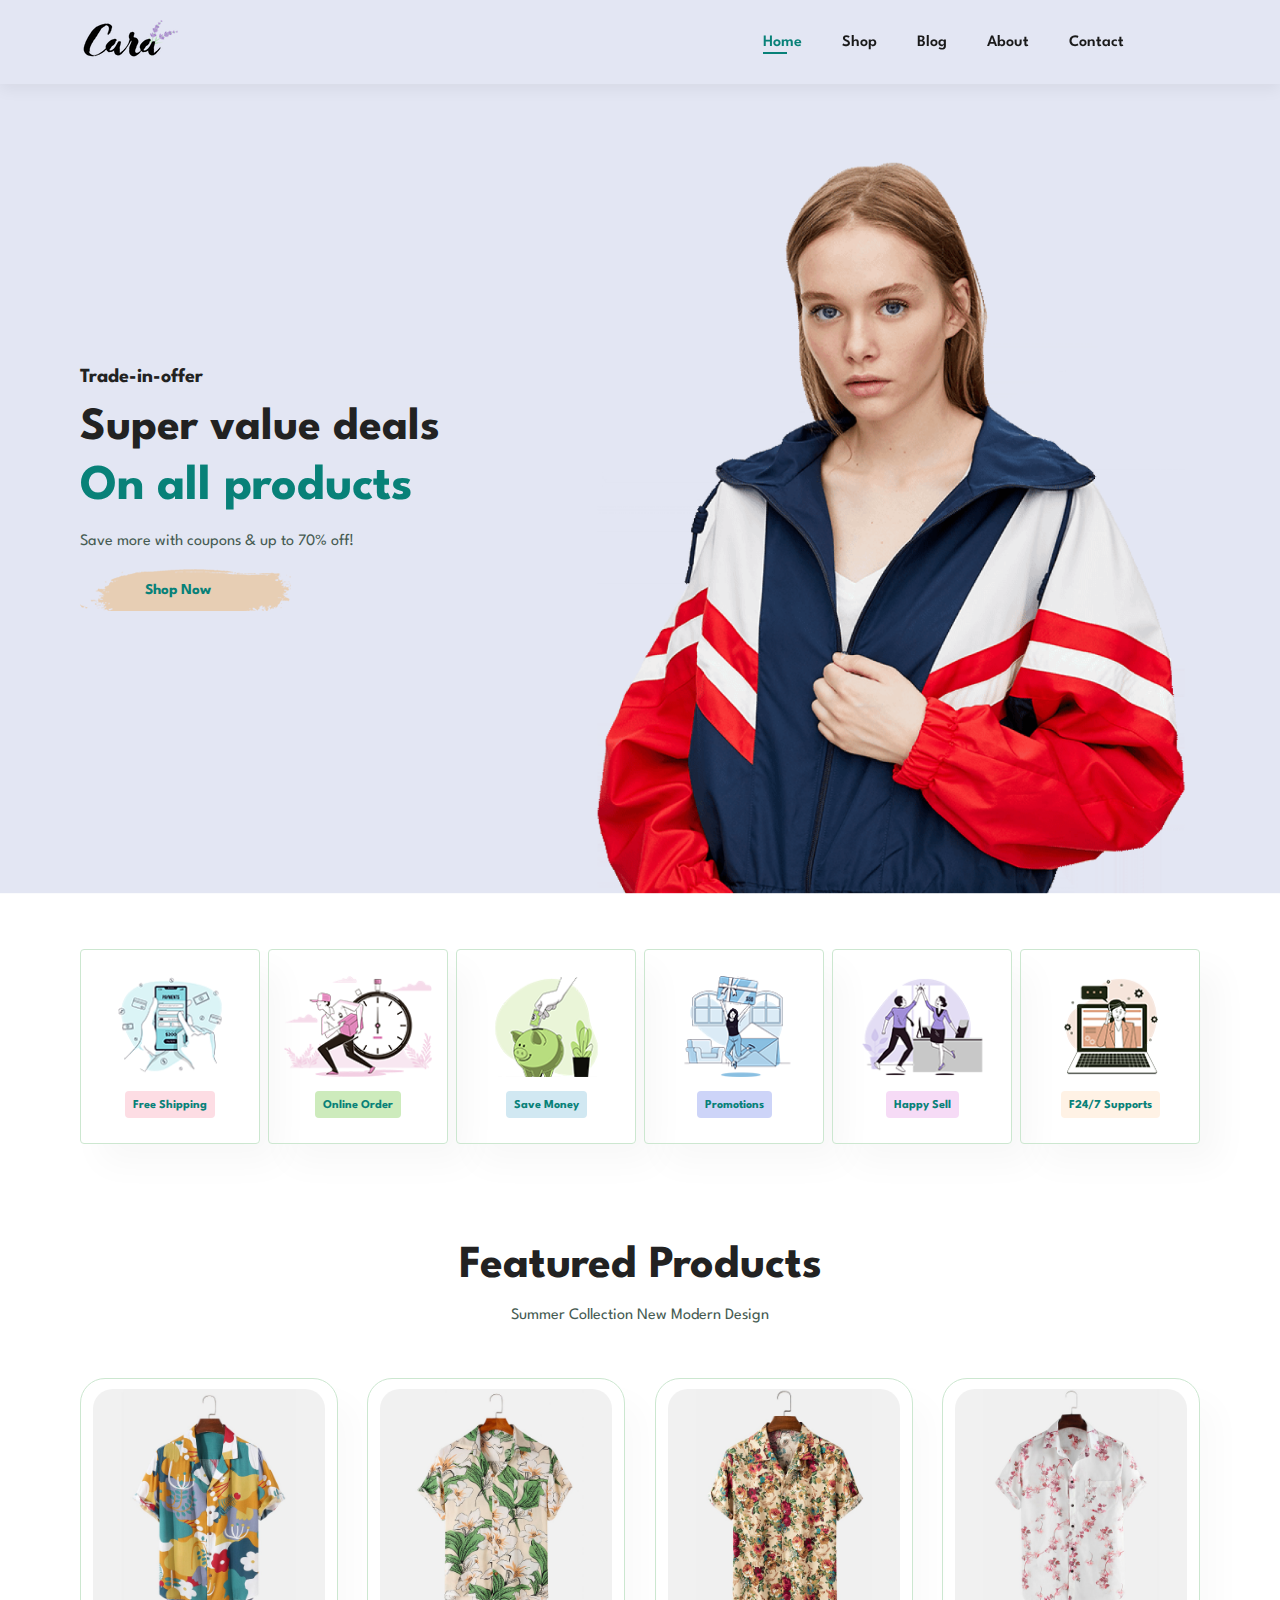
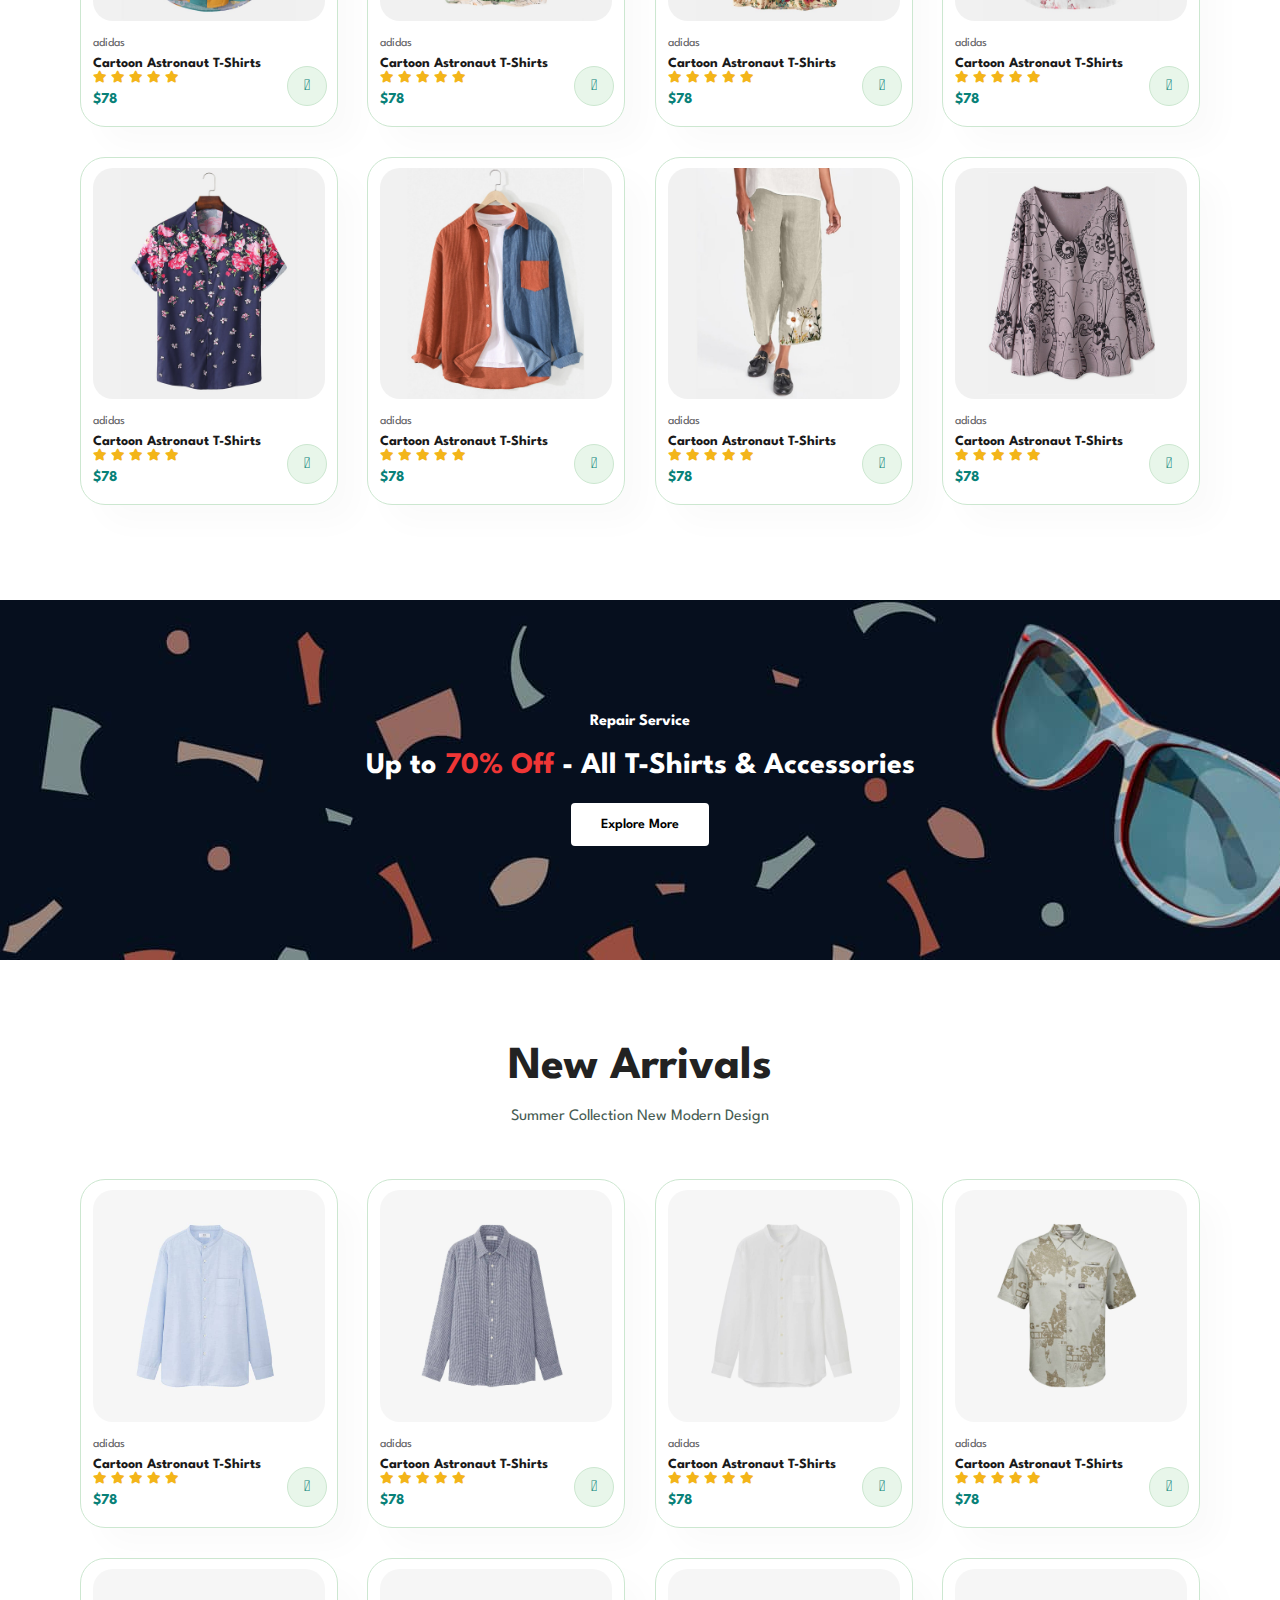
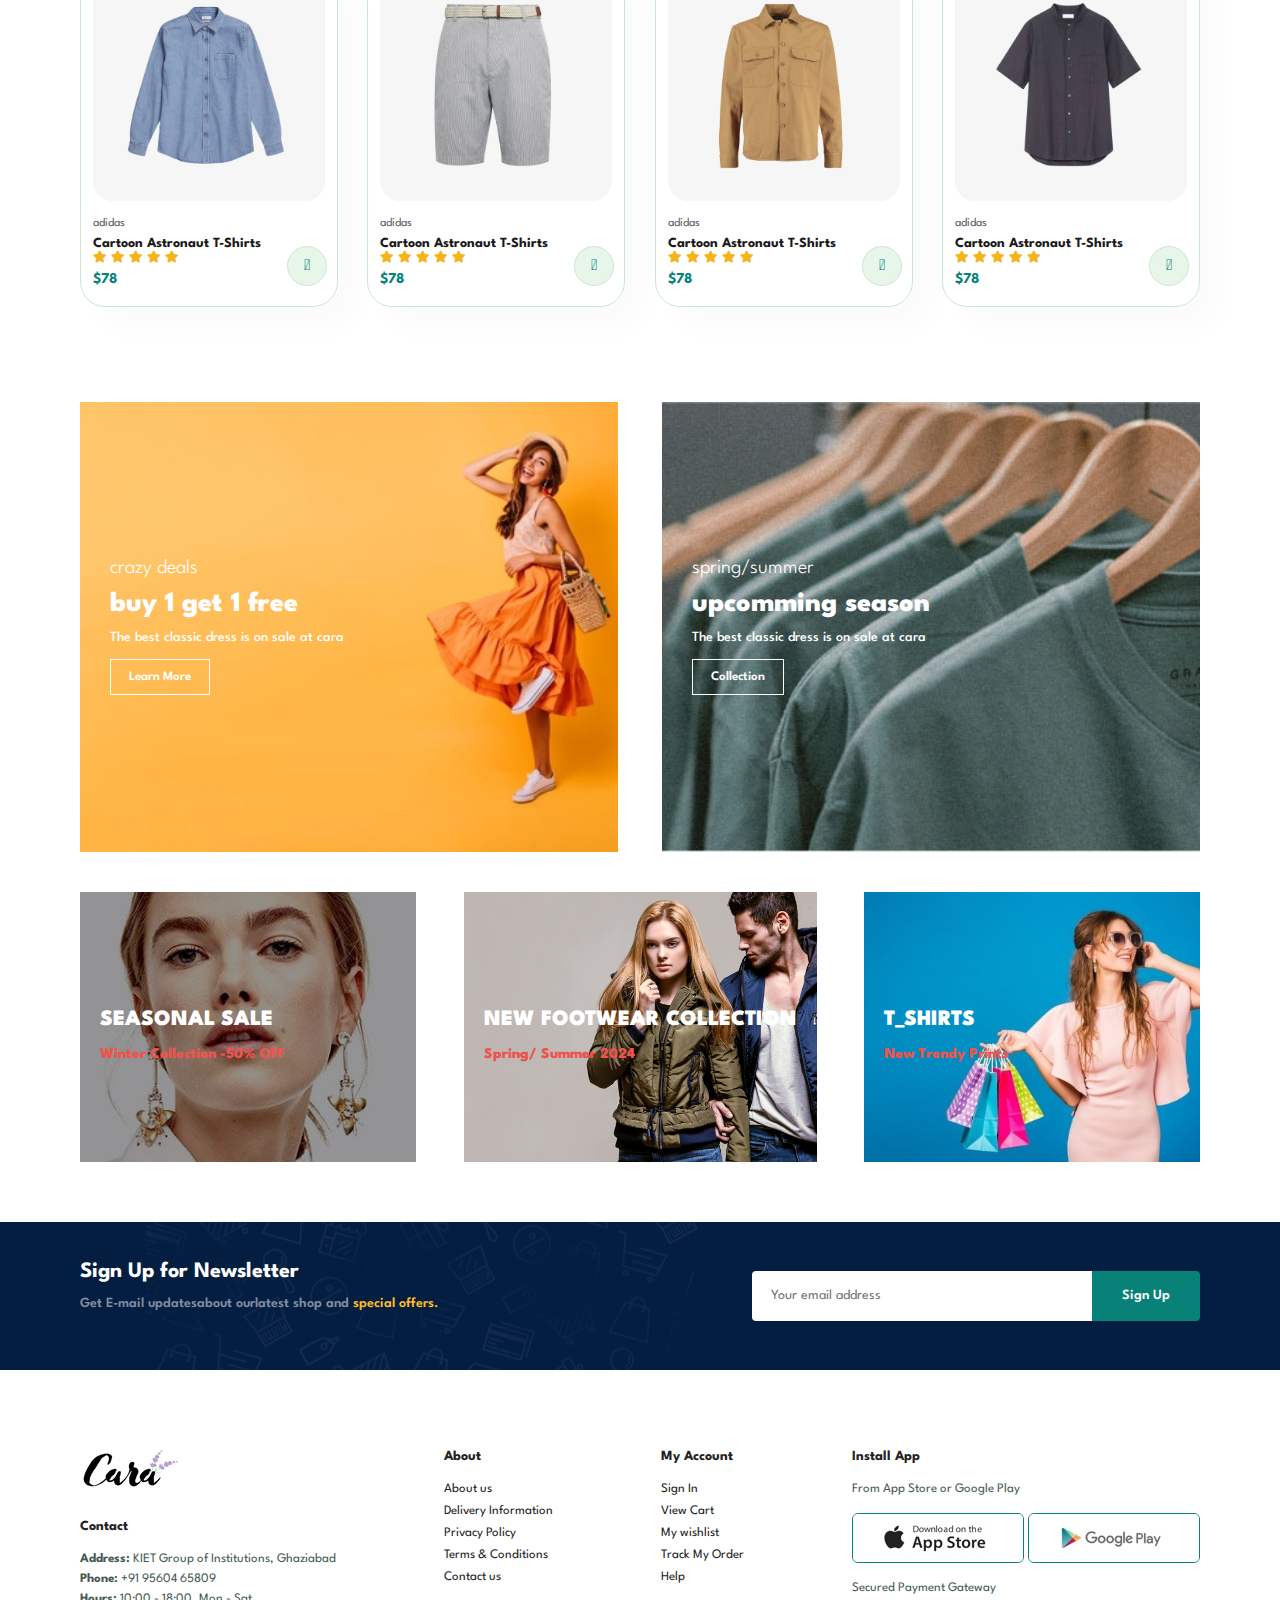
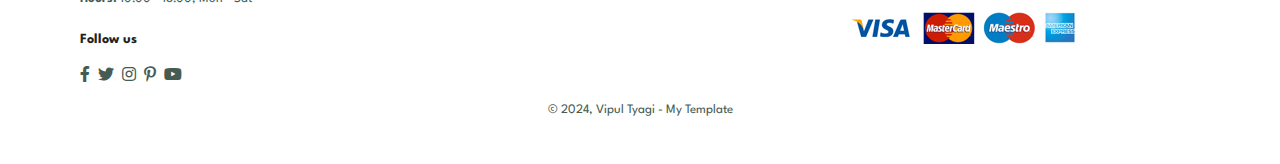
<file: index.html>
<!DOCTYPE html>
<html lang="en">
<head>
    <meta charset="UTF-8">
    <meta name="viewport" content="width=device-width, initial-scale=1.0">
    <title>index</title>
    <link rel="stylesheet" href="https://pro.fontawesome.com/releases/v5.10.0/css/all.css"/>
    <link rel="stylesheet" href="style.css">
    
</head>
<body>
    <section id="header">
        <a href="#"><img src="img/logo.png" class="logo" alt=""></a>
        <div>
            <ul id="navbar">
                <li><a class="active" href="index.html">Home</a></li>
                <li><a href="shop.html">Shop</a></li>
                <li><a href="blog.html">Blog</a></li>
                <li><a href="about.html">About</a></li>
                <li><a href="contact.html">Contact</a></li>
                <li id="lg-bag"><a href="cart.html"><i class="far fa-shopping-bag"></i></a></li>
                <a href="#" id="close"><i class="far fa-times"></i></a>
            </ul>
        </div>
        <div id="mobile">
            <a href="cart.html"><i class="far fa-shopping-bag"></i></a>
            <i id="bar" class="fas fa-outdent"></i>
            
        </div>
    </section>

    <section id="hero">
        <h4>Trade-in-offer</h4>
        <h2>Super value deals</h2>
        <h1>On all products</h1>
        <p>Save more with coupons & up to 70% off!</p>
        <button>Shop Now</button>
    </section>

    <section id="feature" class="section-p1">

        <div class="fe-box">
            <img src="img/features/f1.png" alt="">
            <h6>Free Shipping</h6>
        </div>

        <div class="fe-box">
            <img src="img/features/f2.png" alt="">
            <h6>Online Order </h6>
        </div>

        <div class="fe-box">
            <img src="img/features/f3.png" alt="">
            <h6> Save Money</h6>
        </div>

        <div class="fe-box">
            <img src="img/features/f4.png" alt="">
            <h6>Promotions </h6>
        </div>

        <div class="fe-box">
            <img src="img/features/f5.png" alt="">
            <h6>Happy Sell </h6>
        </div>

        <div class="fe-box">
            <img src="img/features/f6.png" alt="">
            <h6>F24/7 Supports </h6>
        </div>

    </section>

    <section id="product1" class="section-p1">
        <h2>Featured Products</h2>
        <p>Summer Collection New Modern Design</p>
        <div class="pro-container">
            <div class="pro">
                <img src="img/products/f1.jpg" alt="">
                <div class="des">
                    <span>adidas</span>
                    <h5>Cartoon Astronaut T-Shirts</h5>
                    <div class="star">
                        <i class="fas fa-star"></i>
                        <i class="fas fa-star"></i>
                        <i class="fas fa-star"></i>
                        <i class="fas fa-star"></i>
                        <i class="fas fa-star"></i>
                    </div>
                    <h4>$78</h4>
                </div>
                <a href="#"><i class="fal fa-shopping-cart cart"></i></a>
            </div>

            <div class="pro">
                <img src="img/products/f2.jpg" alt="">
                <div class="des">
                    <span>adidas</span>
                    <h5>Cartoon Astronaut T-Shirts</h5>
                    <div class="star">
                        <i class="fas fa-star"></i>
                        <i class="fas fa-star"></i>
                        <i class="fas fa-star"></i>
                        <i class="fas fa-star"></i>
                        <i class="fas fa-star"></i>
                    </div>
                    <h4>$78</h4>
                </div>
                <a href="#"><i class="fal fa-shopping-cart cart"></i></a>
            </div>

            <div class="pro">
                <img src="img/products/f3.jpg" alt="">
                <div class="des">
                    <span>adidas</span>
                    <h5>Cartoon Astronaut T-Shirts</h5>
                    <div class="star">
                        <i class="fas fa-star"></i>
                        <i class="fas fa-star"></i>
                        <i class="fas fa-star"></i>
                        <i class="fas fa-star"></i>
                        <i class="fas fa-star"></i>
                    </div>
                    <h4>$78</h4>
                </div>
                <a href="#"><i class="fal fa-shopping-cart cart"></i></a>
            </div>

            <div class="pro">
                <img src="img/products/f4.jpg" alt="">
                <div class="des">
                    <span>adidas</span>
                    <h5>Cartoon Astronaut T-Shirts</h5>
                    <div class="star">
                        <i class="fas fa-star"></i>
                        <i class="fas fa-star"></i>
                        <i class="fas fa-star"></i>
                        <i class="fas fa-star"></i>
                        <i class="fas fa-star"></i>
                    </div>
                    <h4>$78</h4>
                </div>
                <a href="#"><i class="fal fa-shopping-cart cart"></i></a>
            </div>

            <div class="pro">
                <img src="img/products/f5.jpg" alt="">
                <div class="des">
                    <span>adidas</span>
                    <h5>Cartoon Astronaut T-Shirts</h5>
                    <div class="star">
                        <i class="fas fa-star"></i>
                        <i class="fas fa-star"></i>
                        <i class="fas fa-star"></i>
                        <i class="fas fa-star"></i>
                        <i class="fas fa-star"></i>
                    </div>
                    <h4>$78</h4>
                </div>
                <a href="#"><i class="fal fa-shopping-cart cart"></i></a>
            </div>

            <div class="pro">
                <img src="img/products/f6.jpg" alt="">
                <div class="des">
                    <span>adidas</span>
                    <h5>Cartoon Astronaut T-Shirts</h5>
                    <div class="star">
                        <i class="fas fa-star"></i>
                        <i class="fas fa-star"></i>
                        <i class="fas fa-star"></i>
                        <i class="fas fa-star"></i>
                        <i class="fas fa-star"></i>
                    </div>
                    <h4>$78</h4>
                </div>
                <a href="#"><i class="fal fa-shopping-cart cart"></i></a>
            </div>

            <div class="pro">
                <img src="img/products/f7.jpg" alt="">
                <div class="des">
                    <span>adidas</span>
                    <h5>Cartoon Astronaut T-Shirts</h5>
                    <div class="star">
                        <i class="fas fa-star"></i>
                        <i class="fas fa-star"></i>
                        <i class="fas fa-star"></i>
                        <i class="fas fa-star"></i>
                        <i class="fas fa-star"></i>
                    </div>
                    <h4>$78</h4>
                </div>
                <a href="#"><i class="fal fa-shopping-cart cart"></i></a>
            </div>

            <div class="pro">
                <img src="img/products/f8.jpg" alt="">
                <div class="des">
                    <span>adidas</span>
                    <h5>Cartoon Astronaut T-Shirts</h5>
                    <div class="star">
                        <i class="fas fa-star"></i>
                        <i class="fas fa-star"></i>
                        <i class="fas fa-star"></i>
                        <i class="fas fa-star"></i>
                        <i class="fas fa-star"></i>
                    </div>
                    <h4>$78</h4>
                </div>
                <a href="#"><i class="fal fa-shopping-cart cart"></i></a>
            </div>

        </div>
    </section>

    <section id="banner" class="section-m1">
        <h4>Repair Service</h4>
        <h2>Up to <span>70% Off</span> - All T-Shirts & Accessories</h2>
        <button class="normal">Explore More</button>
    </section>

    <section id="product1" class="section-p1">
        <h2>New Arrivals</h2>
        <p>Summer Collection New Modern Design</p>
        <div class="pro-container">
            <div class="pro">
                <img src="img/products/n1.jpg" alt="">
                <div class="des">
                    <span>adidas</span>
                    <h5>Cartoon Astronaut T-Shirts</h5>
                    <div class="star">
                        <i class="fas fa-star"></i>
                        <i class="fas fa-star"></i>
                        <i class="fas fa-star"></i>
                        <i class="fas fa-star"></i>
                        <i class="fas fa-star"></i>
                    </div>
                    <h4>$78</h4>
                </div>
                <a href="#"><i class="fal fa-shopping-cart cart"></i></a>
            </div>

            <div class="pro">
                <img src="img/products/n2.jpg" alt="">
                <div class="des">
                    <span>adidas</span>
                    <h5>Cartoon Astronaut T-Shirts</h5>
                    <div class="star">
                        <i class="fas fa-star"></i>
                        <i class="fas fa-star"></i>
                        <i class="fas fa-star"></i>
                        <i class="fas fa-star"></i>
                        <i class="fas fa-star"></i>
                    </div>
                    <h4>$78</h4>
                </div>
                <a href="#"><i class="fal fa-shopping-cart cart"></i></a>
            </div>

            <div class="pro">
                <img src="img/products/n3.jpg" alt="">
                <div class="des">
                    <span>adidas</span>
                    <h5>Cartoon Astronaut T-Shirts</h5>
                    <div class="star">
                        <i class="fas fa-star"></i>
                        <i class="fas fa-star"></i>
                        <i class="fas fa-star"></i>
                        <i class="fas fa-star"></i>
                        <i class="fas fa-star"></i>
                    </div>
                    <h4>$78</h4>
                </div>
                <a href="#"><i class="fal fa-shopping-cart cart"></i></a>
            </div>

            <div class="pro">
                <img src="img/products/n4.jpg" alt="">
                <div class="des">
                    <span>adidas</span>
                    <h5>Cartoon Astronaut T-Shirts</h5>
                    <div class="star">
                        <i class="fas fa-star"></i>
                        <i class="fas fa-star"></i>
                        <i class="fas fa-star"></i>
                        <i class="fas fa-star"></i>
                        <i class="fas fa-star"></i>
                    </div>
                    <h4>$78</h4>
                </div>
                <a href="#"><i class="fal fa-shopping-cart cart"></i></a>
            </div>

            <div class="pro">
                <img src="img/products/n5.jpg" alt="">
                <div class="des">
                    <span>adidas</span>
                    <h5>Cartoon Astronaut T-Shirts</h5>
                    <div class="star">
                        <i class="fas fa-star"></i>
                        <i class="fas fa-star"></i>
                        <i class="fas fa-star"></i>
                        <i class="fas fa-star"></i>
                        <i class="fas fa-star"></i>
                    </div>
                    <h4>$78</h4>
                </div>
                <a href="#"><i class="fal fa-shopping-cart cart"></i></a>
            </div>

            <div class="pro">
                <img src="img/products/n6.jpg" alt="">
                <div class="des">
                    <span>adidas</span>
                    <h5>Cartoon Astronaut T-Shirts</h5>
                    <div class="star">
                        <i class="fas fa-star"></i>
                        <i class="fas fa-star"></i>
                        <i class="fas fa-star"></i>
                        <i class="fas fa-star"></i>
                        <i class="fas fa-star"></i>
                    </div>
                    <h4>$78</h4>
                </div>
                <a href="#"><i class="fal fa-shopping-cart cart"></i></a>
            </div>

            <div class="pro">
                <img src="img/products/n7.jpg" alt="">
                <div class="des">
                    <span>adidas</span>
                    <h5>Cartoon Astronaut T-Shirts</h5>
                    <div class="star">
                        <i class="fas fa-star"></i>
                        <i class="fas fa-star"></i>
                        <i class="fas fa-star"></i>
                        <i class="fas fa-star"></i>
                        <i class="fas fa-star"></i>
                    </div>
                    <h4>$78</h4>
                </div>
                <a href="#"><i class="fal fa-shopping-cart cart"></i></a>
            </div>

            <div class="pro">
                <img src="img/products/n8.jpg" alt="">
                <div class="des">
                    <span>adidas</span>
                    <h5>Cartoon Astronaut T-Shirts</h5>
                    <div class="star">
                        <i class="fas fa-star"></i>
                        <i class="fas fa-star"></i>
                        <i class="fas fa-star"></i>
                        <i class="fas fa-star"></i>
                        <i class="fas fa-star"></i>
                    </div>
                    <h4>$78</h4>
                </div>
                <a href="#"><i class="fal fa-shopping-cart cart"></i></a>
            </div>

        </div>
    </section>    

    <section id="sm-banner" class="section-p1">
        <div class="banner-box">
            <h4>crazy deals</h4>
            <h2>buy 1 get 1 free</h2>
            <span>The best classic dress is on sale at cara</span>
            <button class="white">Learn More</button>
        </div>

        <div class="banner-box banner-box2">
            <h4>spring/summer</h4>
            <h2>upcomming season</h2>
            <span>The best classic dress is on sale at cara</span>
            <button class="white">Collection</button>
        </div>
    </section>

    <section id="banner3">
        <div class="banner-box">
            <h2>SEASONAL SALE</h2>
            <h3>Winter Collection -50% OFF</h3>
        </div>

        <div class="banner-box banner-box2">
            <h2>NEW FOOTWEAR COLLECTION</h2>
            <h3>Spring/ Summer 2024</h3>
        </div>

        <div class="banner-box banner-box3">
            <h2>T_SHIRTS</h2>
            <h3>New Trendy Prints</h3>
        </div>
    </section>

    <section id="newsletter" class="section-p1 section-m1">
        <div class="newstext">
            <h4>Sign Up for Newsletter</h4>
            <p>Get E-mail updatesabout ourlatest shop and <span>special offers.</span></p>
        </div>
        <div class="form">
            <input type="text" placeholder="Your email address">
            <button class="normal">Sign Up</button>
        </div>
    </section>

    <footer class="section-p1">
        <div class="col">
            <img class="logo" src="img/logo.png" alt="">
            <h4>Contact</h4>
            <p><strong>Address:</strong> KIET Group of Institutions, Ghaziabad</p>
            <p><strong>Phone:</strong> +91 95604 65809</p>
            <p><strong>Hours:</strong> 10:00 - 18:00, Mon - Sat</p>

            <div class="follow">
                <h4>Follow us</h4>
                <div class="icon">
                    <i class="fab fa-facebook-f"></i>
                    <i class="fab fa-twitter"></i>
                    <i class="fab fa-instagram"></i>
                    <i class="fab fa-pinterest-p"></i>
                    <i class="fab fa-youtube"></i>
                </div>
            </div>
        </div>

        <div class="col">
            <h4>About</h4>
            <a href="#">About us</a>
            <a href="#">Delivery Information</a>
            <a href="#">Privacy Policy</a>
            <a href="#">Terms & Conditions</a>
            <a href="#">Contact us</a>
        </div>

        <div class="col">
            <h4>My Account</h4>
            <a href="#">Sign In</a>
            <a href="#">View Cart</a>
            <a href="#">My wishlist</a>
            <a href="#">Track My Order</a>
            <a href="#">Help</a>
        </div>

        <div class="col install">
            <h4>Install App</h4>
            <p>From App Store or Google Play</p>
            <div class="row">
                <img src="img/pay/app.jpg" alt="">
                <img src="img/pay/play.jpg" alt="">
            </div>
            <p>Secured Payment Gateway</p>
            <img src="img/pay/pay.png" alt="">
        </div>

        <div class="copyright">
            <p>© 2024, Vipul Tyagi - My Template</p>
        </div>
    </footer>

    <script src="script.js"></script>
</body>
</html>
</file>
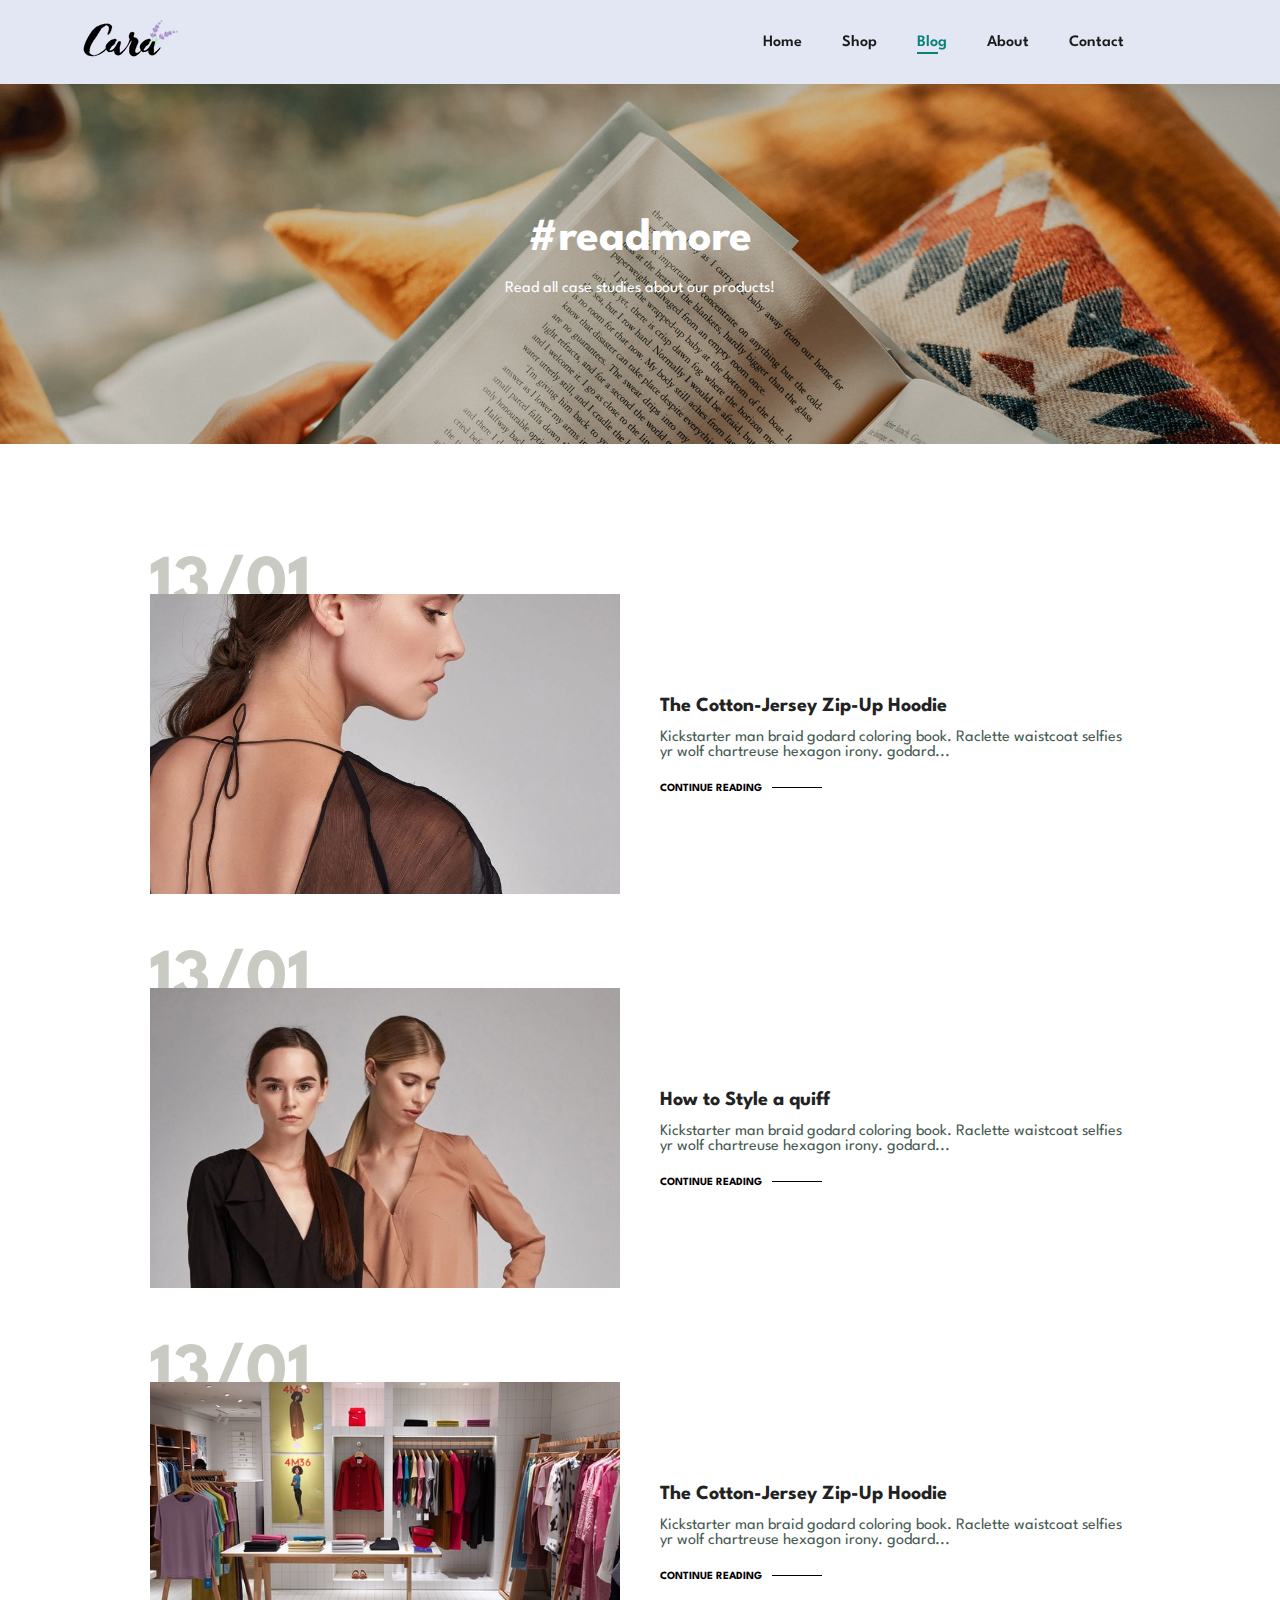
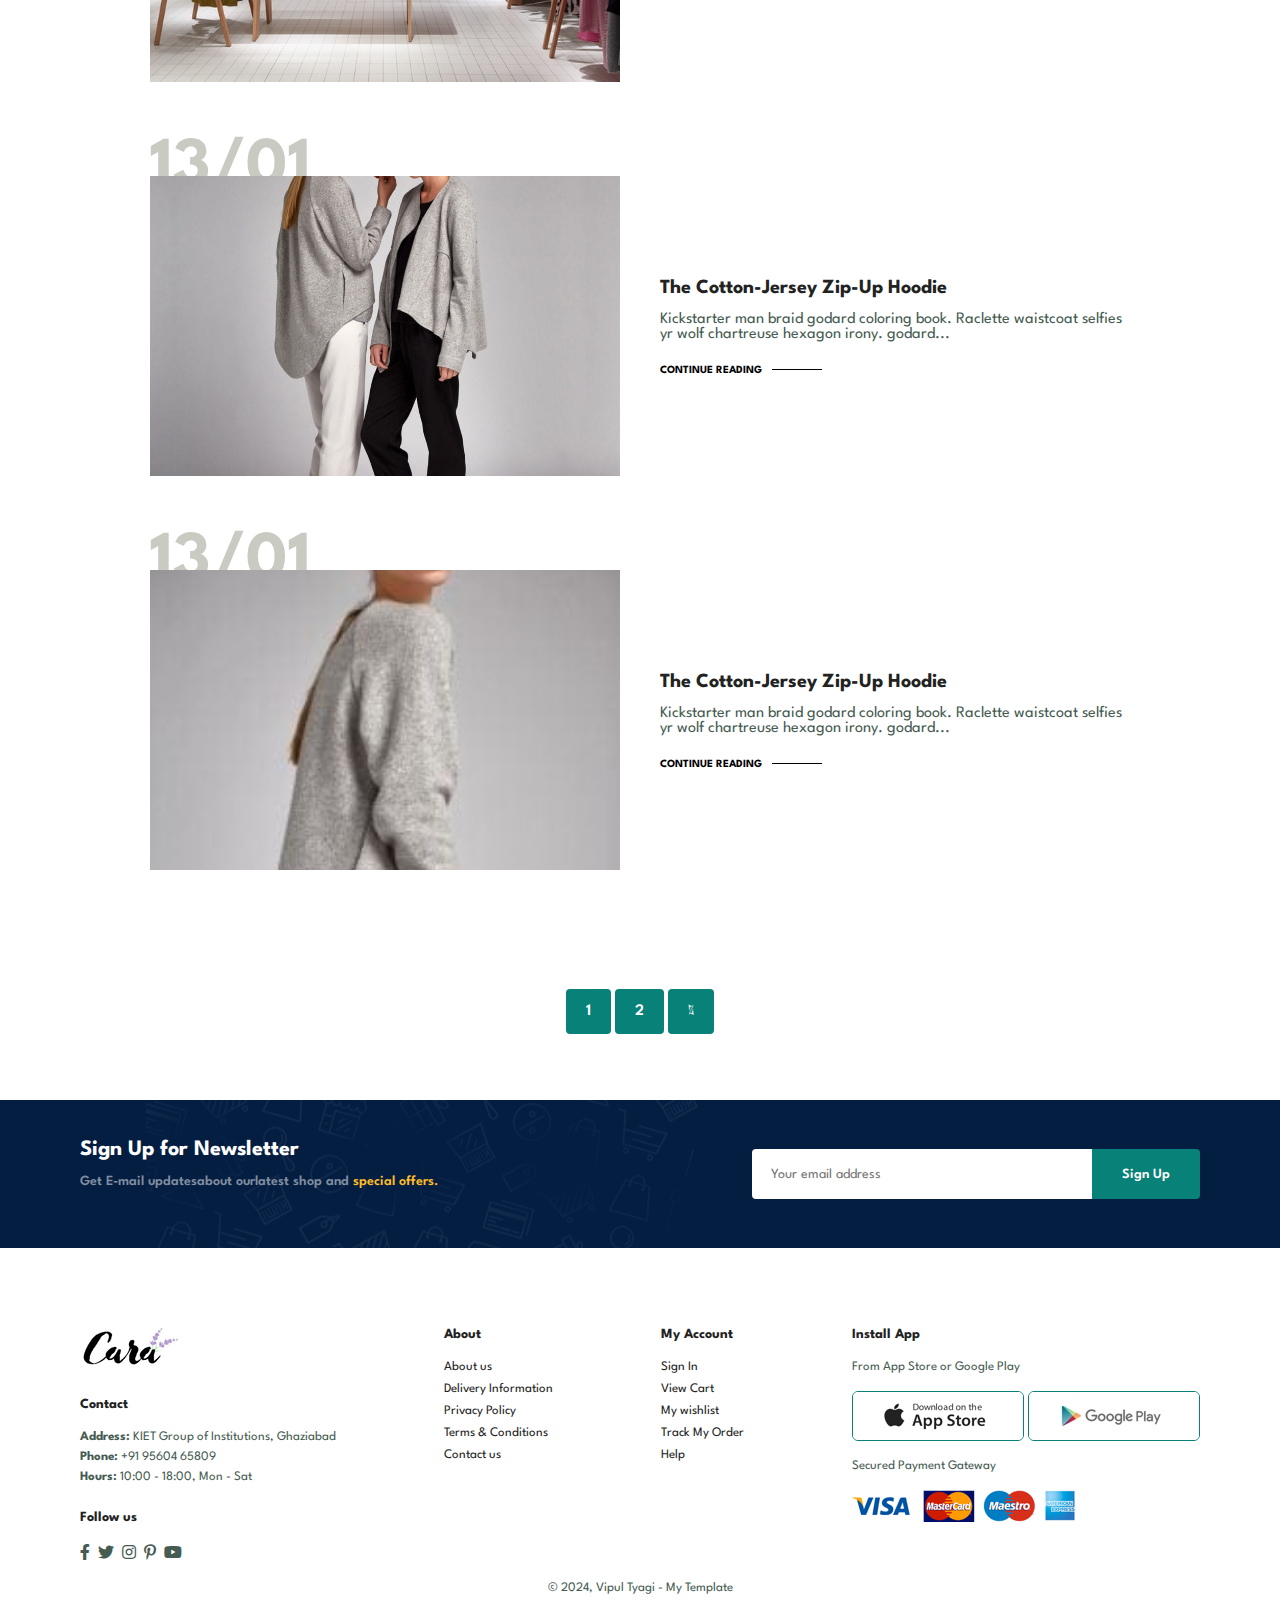
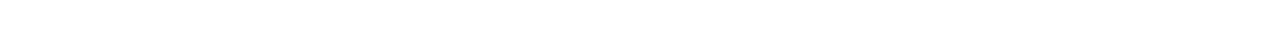
<file: blog.html>
<!DOCTYPE html>
<html lang="en">
<head>
    <meta charset="UTF-8">
    <meta name="viewport" content="width=device-width, initial-scale=1.0">
    <title>Blog</title>
    <link rel="stylesheet" href="https://pro.fontawesome.com/releases/v5.10.0/css/all.css"/>
    <link rel="stylesheet" href="style.css">
</head>
<body>
    <section id="header">
        <a href="#"><img src="img/logo.png" class="logo" alt=""></a>
        <div>
            <ul id="navbar">
                <li><a href="index.html">Home</a></li>
                <li><a href="shop.html">Shop</a></li>
                <li><a class="active" href="blog.html">Blog</a></li>
                <li><a href="about.html">About</a></li>
                <li><a href="contact.html">Contact</a></li>
                <li id="lg-bag"><a href="cart.html"><i class="far fa-shopping-bag"></i></a></li>
                <a href="#" id="close"><i class="far fa-times"></i></a>
            </ul>
        </div>
        <div id="mobile">
            <a href="cart.html"><i class="far fa-shopping-bag"></i></a>
            <i id="bar" class="fas fa-outdent"></i>
            
        </div>
    </section>

    <section id="page-header" class="blog-header">
        <h2>#readmore</h2>
        <p>Read all case studies about our products!</p>
    </section>

    <section id="blog">
        <div class="blog-box">
            <div class="blog-img">
                <img src="img/blog/b1.jpg" alt="">
            </div>
            <div class="blog-details">
                <h4>The Cotton-Jersey Zip-Up Hoodie</h4>
                <p>Kickstarter man braid godard coloring book. Raclette waistcoat selfies yr wolf chartreuse hexagon irony. godard...</p>
                <a href="#"> CONTINUE READING</a>
            </div>
            <h1>13/01</h1>
        </div>

        <div class="blog-box">
            <div class="blog-img">
                <img src="img/blog/b2.jpg" alt="">
            </div>
            <div class="blog-details">
                <h4>How to Style a quiff</h4>
                <p>Kickstarter man braid godard coloring book. Raclette waistcoat selfies yr wolf chartreuse hexagon irony. godard...</p>
                <a href="#"> CONTINUE READING</a>
            </div>
            <h1>13/01</h1>
        </div>

        <div class="blog-box">
            <div class="blog-img">
                <img src="img/blog/b3.jpg" alt="">
            </div>
            <div class="blog-details">
                <h4>The Cotton-Jersey Zip-Up Hoodie</h4>
                <p>Kickstarter man braid godard coloring book. Raclette waistcoat selfies yr wolf chartreuse hexagon irony. godard...</p>
                <a href="#"> CONTINUE READING</a>
            </div>
            <h1>13/01</h1>
        </div>

        <div class="blog-box">
            <div class="blog-img">
                <img src="img/blog/b4.jpg" alt="">
            </div>
            <div class="blog-details">
                <h4>The Cotton-Jersey Zip-Up Hoodie</h4>
                <p>Kickstarter man braid godard coloring book. Raclette waistcoat selfies yr wolf chartreuse hexagon irony. godard...</p>
                <a href="#"> CONTINUE READING</a>
            </div>
            <h1>13/01</h1>
        </div>

        <div class="blog-box">
            <div class="blog-img">
                <img src="img/blog/b5.jpg" alt="">
            </div>
            <div class="blog-details">
                <h4>The Cotton-Jersey Zip-Up Hoodie</h4>
                <p>Kickstarter man braid godard coloring book. Raclette waistcoat selfies yr wolf chartreuse hexagon irony. godard...</p>
                <a href="#"> CONTINUE READING</a>
            </div>
            <h1>13/01</h1>
        </div>
    </section>

    <section id="pagination" class="section-p1">
        <a href="#">1</a>
        <a href="#">2</a>
        <a href="#"><i class="fal fa-long-arrow-alt-right"></i></a>
    </section>

    <section id="newsletter" class="section-p1 section-m1">
        <div class="newstext">
            <h4>Sign Up for Newsletter</h4>
            <p>Get E-mail updatesabout ourlatest shop and <span>special offers.</span></p>
        </div>
        <div class="form">
            <input type="text" placeholder="Your email address">
            <button class="normal">Sign Up</button>
        </div>
    </section>

    <footer class="section-p1">
        <div class="col">
            <img class="logo" src="img/logo.png" alt="">
            <h4>Contact</h4>
            <p><strong>Address:</strong> KIET Group of Institutions, Ghaziabad</p>
            <p><strong>Phone:</strong> +91 95604 65809</p>
            <p><strong>Hours:</strong> 10:00 - 18:00, Mon - Sat</p>

            <div class="follow">
                <h4>Follow us</h4>
                <div class="icon">
                    <i class="fab fa-facebook-f"></i>
                    <i class="fab fa-twitter"></i>
                    <i class="fab fa-instagram"></i>
                    <i class="fab fa-pinterest-p"></i>
                    <i class="fab fa-youtube"></i>
                </div>
            </div>
        </div>

        <div class="col">
            <h4>About</h4>
            <a href="#">About us</a>
            <a href="#">Delivery Information</a>
            <a href="#">Privacy Policy</a>
            <a href="#">Terms & Conditions</a>
            <a href="#">Contact us</a>
        </div>

        <div class="col">
            <h4>My Account</h4>
            <a href="#">Sign In</a>
            <a href="#">View Cart</a>
            <a href="#">My wishlist</a>
            <a href="#">Track My Order</a>
            <a href="#">Help</a>
        </div>

        <div class="col install">
            <h4>Install App</h4>
            <p>From App Store or Google Play</p>
            <div class="row">
                <img src="img/pay/app.jpg" alt="">
                <img src="img/pay/play.jpg" alt="">
            </div>
            <p>Secured Payment Gateway</p>
            <img src="img/pay/pay.png" alt="">
        </div>

        <div class="copyright">
            <p>© 2024, Vipul Tyagi - My Template</p>
        </div>
    </footer>

    <script src="script.js"></script>
</body>
</html>
</file>
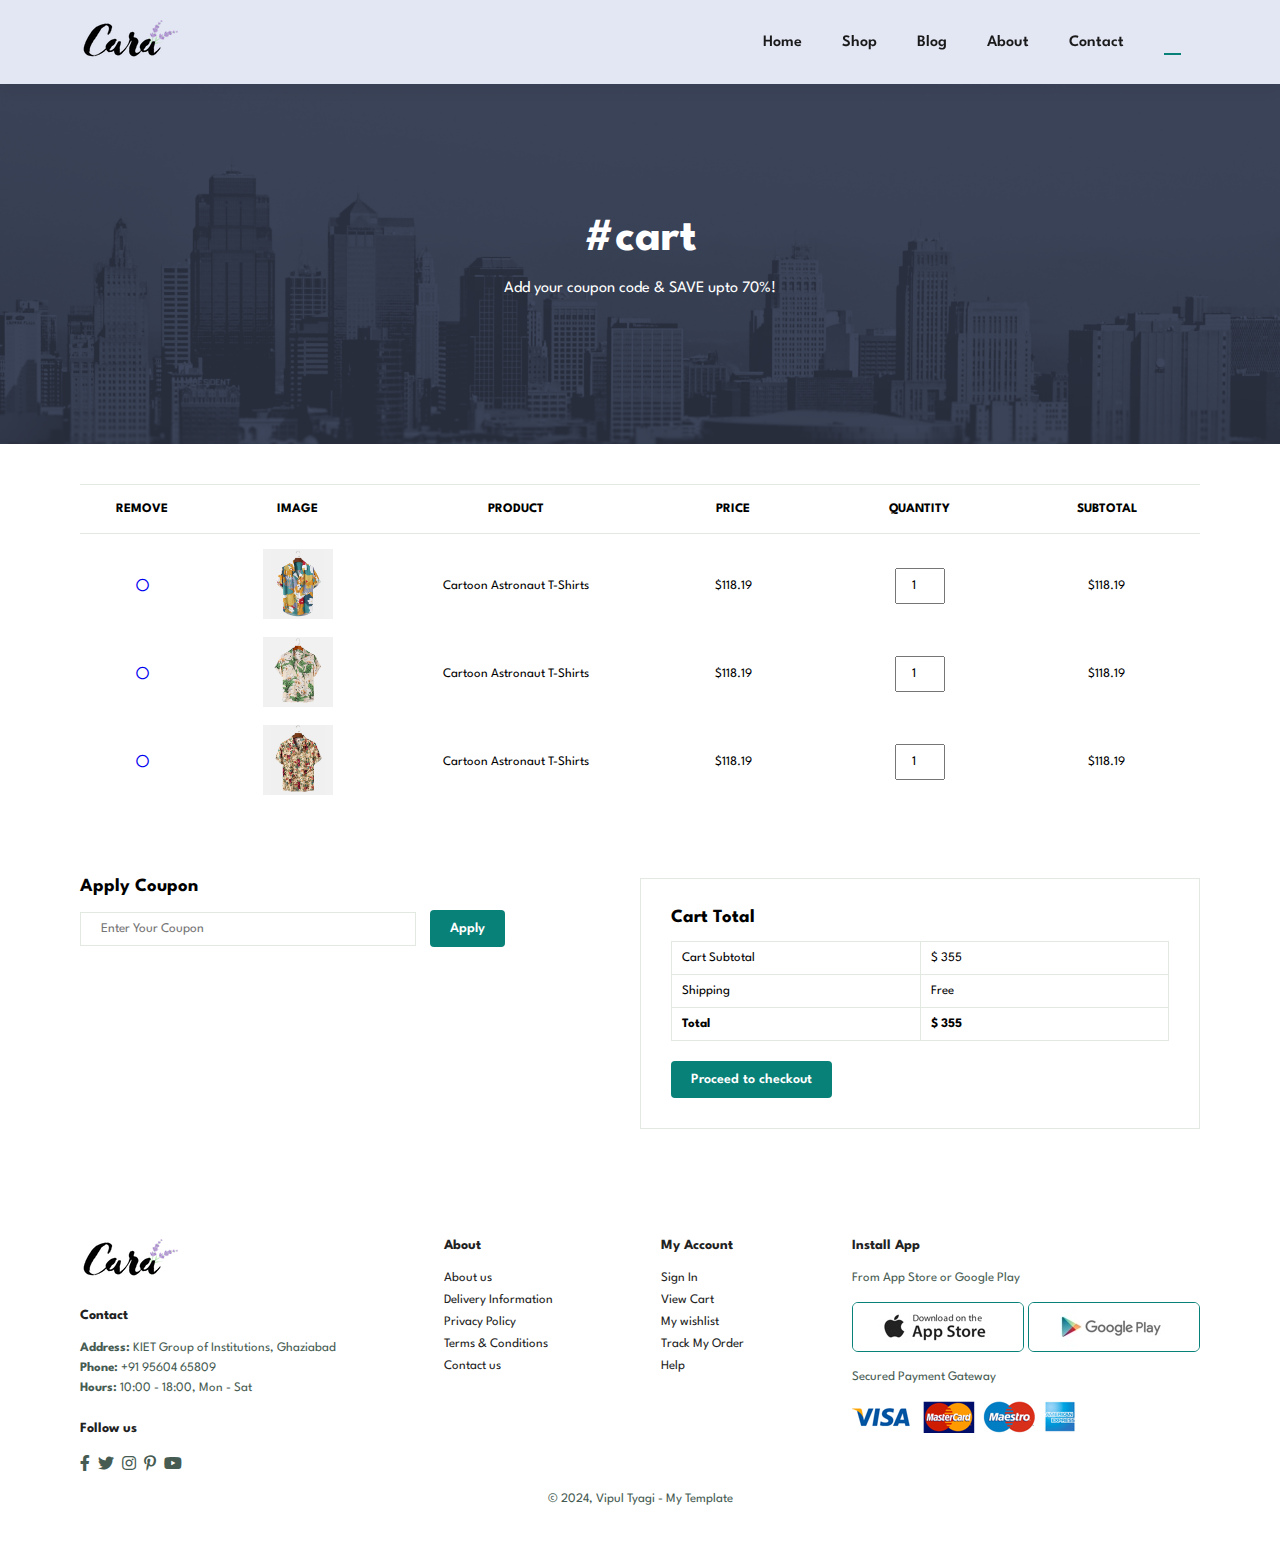
<file: cart.html>
<!DOCTYPE html>
<html lang="en">
<head>
    <meta charset="UTF-8">
    <meta name="viewport" content="width=device-width, initial-scale=1.0">
    <title>Blog</title>
    <link rel="stylesheet" href="https://pro.fontawesome.com/releases/v5.10.0/css/all.css"/>
    <link rel="stylesheet" href="style.css">
</head>
<body>
    <section id="header">
        <a href="#"><img src="img/logo.png" class="logo" alt=""></a>
        <div>
            <ul id="navbar">
                <li><a href="index.html">Home</a></li>
                <li><a href="shop.html">Shop</a></li>
                <li><a href="blog.html">Blog</a></li>
                <li><a href="about.html">About</a></li>
                <li><a href="contact.html">Contact</a></li>
                <li id="lg-bag"><a class="active"  href="cart.html"><i class="far fa-shopping-bag"></i></a></li>
                <a href="#" id="close"><i class="far fa-times"></i></a>
            </ul>
        </div>
        <div id="mobile">
            <a href="cart.html"><i class="far fa-shopping-bag"></i></a>
            <i id="bar" class="fas fa-outdent"></i>
            
        </div>
    </section>

    <section id="page-header" class="about-header">
        <h2>#cart</h2>
        <p>Add your coupon code & SAVE upto 70%!</p>
    </section>

   <section id="cart" class="section-p1">
    <table width="100%">
        <thead>
            <tr>
                <td>Remove</td>
                <td>Image</td>
                <td>Product</td>
                <td>Price</td>
                <td>Quantity</td>
                <td>Subtotal</td>
            </tr>
        </thead>
        <tbody>
            <tr>
                <td><a href="#"><i class="far fa-circle"></i></a></td>
                <td><img src="img/products/f1.jpg" alt=""></td>
                <td>Cartoon Astronaut T-Shirts</td>
                <td>$118.19</td>
                <td><input type="number" value="1"></td>
                <td>$118.19</td>
            </tr>

            <tr>
                <td><a href="#"><i class="far fa-circle"></i></a></td>
                <td><img src="img/products/f2.jpg" alt=""></td>
                <td>Cartoon Astronaut T-Shirts</td>
                <td>$118.19</td>
                <td><input type="number" value="1"></td>
                <td>$118.19</td>
            </tr>

            <tr>
                <td><a href="#"><i class="far fa-circle"></i></a></td>
                <td><img src="img/products/f3.jpg" alt=""></td>
                <td>Cartoon Astronaut T-Shirts</td>
                <td>$118.19</td>
                <td><input type="number" value="1"></td>
                <td>$118.19</td>
            </tr>
        </tbody>
    </table>
   </section>

   <section id="cart-add" class="section-p1">
    <div id="coupon">
        <h3>Apply Coupon</h3>
        <div>
            <input type="text" placeholder="Enter Your Coupon">
            <button class="normal">Apply</button>
        </div>
    </div>
    <div id="subtotal">
        <h3>Cart Total</h3>
        <table>
            <tr>
                <td>Cart Subtotal</td>
                <td>$ 355</td>
            </tr>

            <tr>
                <td>Shipping</td>
                <td>Free</td>
            </tr>

            <tr>
                <td><strong>Total</strong></td>
                <td><strong>$ 355</strong></td>
            </tr>
        </table>
        <button class="normal">Proceed to checkout</button>
    </div>
   </section>

    <footer class="section-p1">
        <div class="col">
            <img class="logo" src="img/logo.png" alt="">
            <h4>Contact</h4>
            <p><strong>Address:</strong> KIET Group of Institutions, Ghaziabad</p>
            <p><strong>Phone:</strong> +91 95604 65809</p>
            <p><strong>Hours:</strong> 10:00 - 18:00, Mon - Sat</p>

            <div class="follow">
                <h4>Follow us</h4>
                <div class="icon">
                    <i class="fab fa-facebook-f"></i>
                    <i class="fab fa-twitter"></i>
                    <i class="fab fa-instagram"></i>
                    <i class="fab fa-pinterest-p"></i>
                    <i class="fab fa-youtube"></i>
                </div>
            </div>
        </div>

        <div class="col">
            <h4>About</h4>
            <a href="#">About us</a>
            <a href="#">Delivery Information</a>
            <a href="#">Privacy Policy</a>
            <a href="#">Terms & Conditions</a>
            <a href="#">Contact us</a>
        </div>

        <div class="col">
            <h4>My Account</h4>
            <a href="#">Sign In</a>
            <a href="#">View Cart</a>
            <a href="#">My wishlist</a>
            <a href="#">Track My Order</a>
            <a href="#">Help</a>
        </div>

        <div class="col install">
            <h4>Install App</h4>
            <p>From App Store or Google Play</p>
            <div class="row">
                <img src="img/pay/app.jpg" alt="">
                <img src="img/pay/play.jpg" alt="">
            </div>
            <p>Secured Payment Gateway</p>
            <img src="img/pay/pay.png" alt="">
        </div>

        <div class="copyright">
            <p>© 2024, Vipul Tyagi - My Template</p>
        </div>
    </footer>

    <script src="script.js"></script>
</body>
</html>
</file>
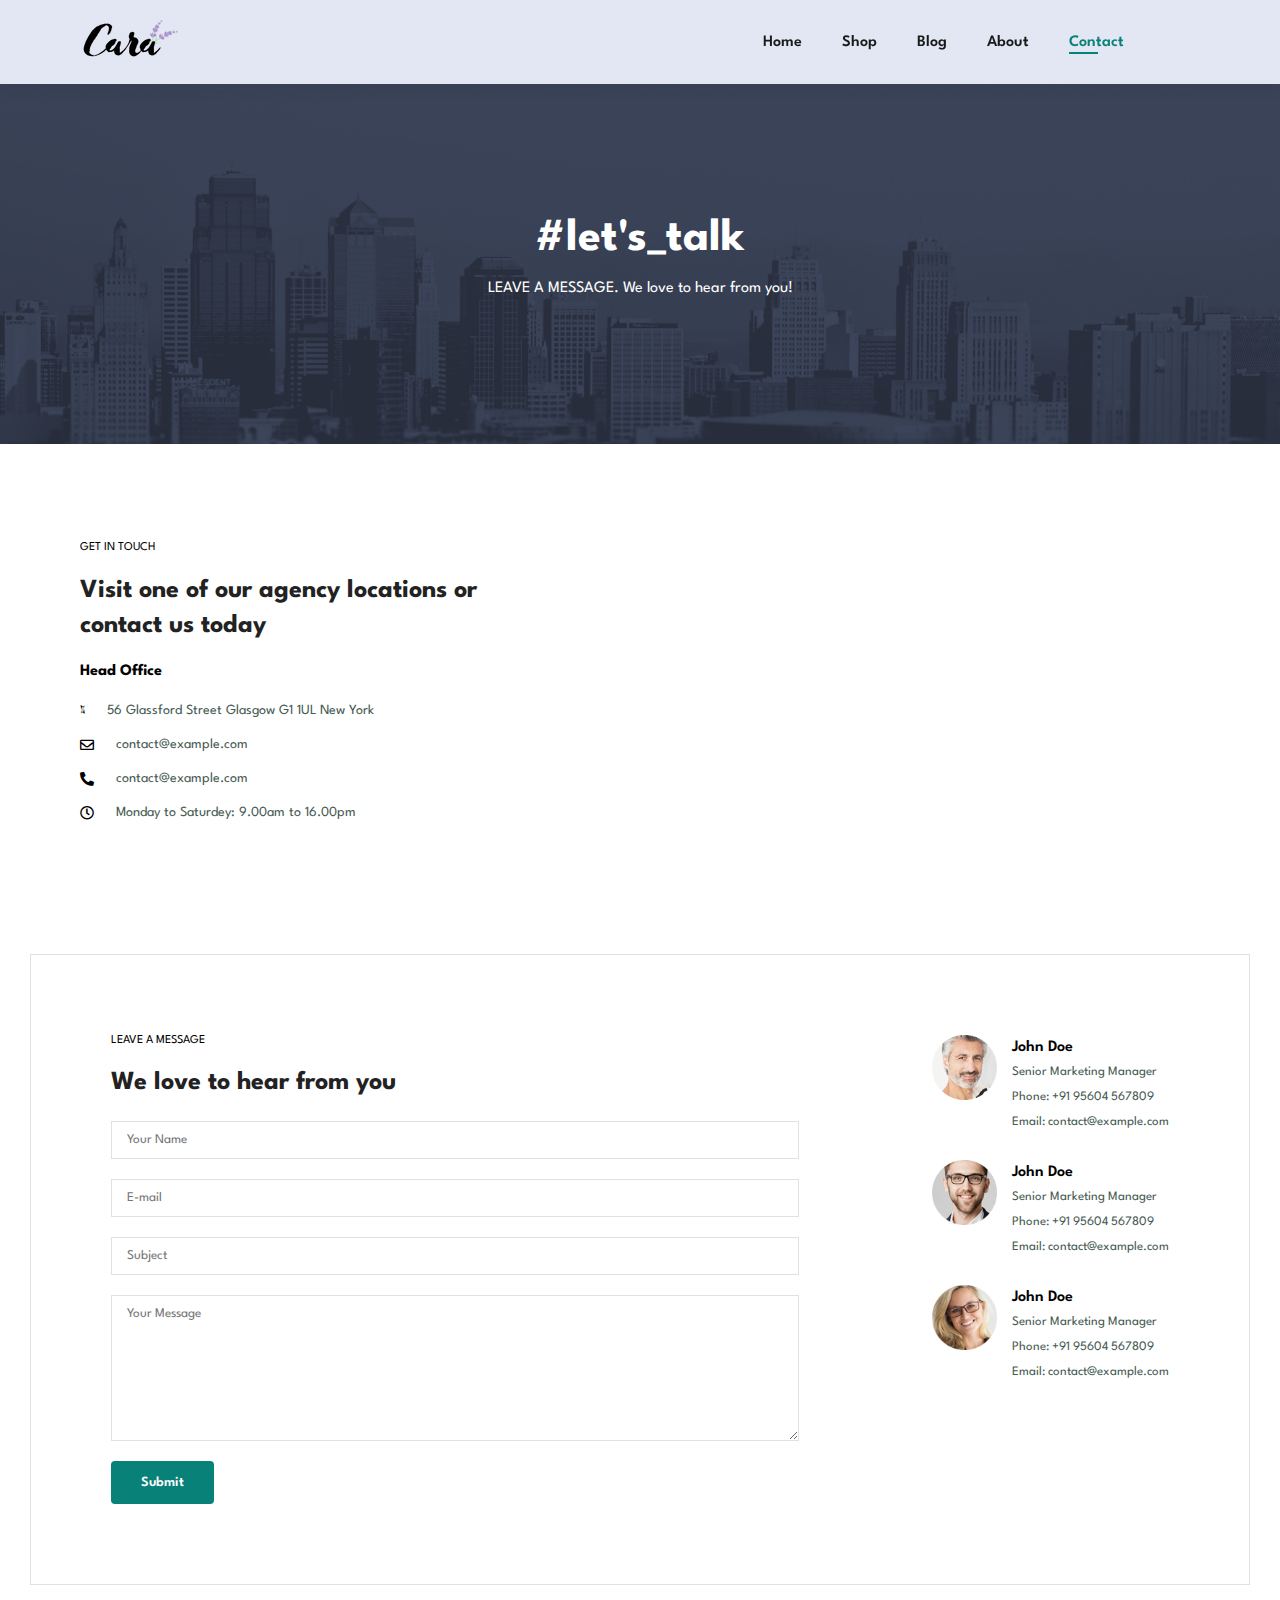
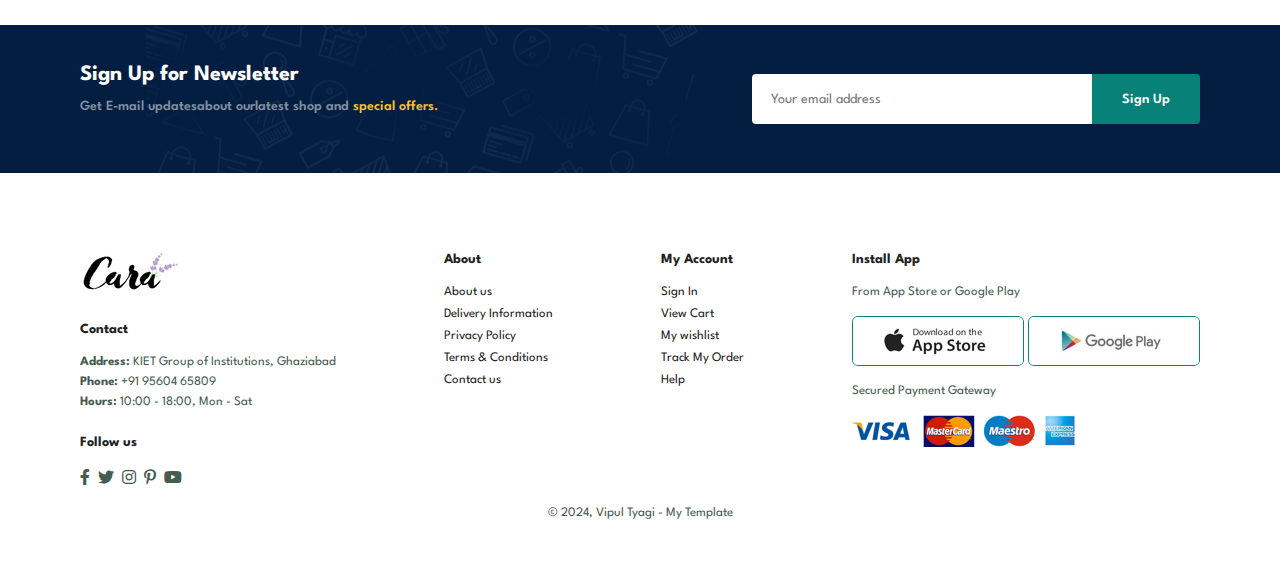
<file: contact.html>
<!DOCTYPE html>
<html lang="en">
<head>
    <meta charset="UTF-8">
    <meta name="viewport" content="width=device-width, initial-scale=1.0">
    <title>Blog</title>
    <link rel="stylesheet" href="https://pro.fontawesome.com/releases/v5.10.0/css/all.css"/>
    <link rel="stylesheet" href="style.css">
</head>
<body>
    <section id="header">
        <a href="#"><img src="img/logo.png" class="logo" alt=""></a>
        <div>
            <ul id="navbar">
                <li><a href="index.html">Home</a></li>
                <li><a href="shop.html">Shop</a></li>
                <li><a href="blog.html">Blog</a></li>
                <li><a href="about.html">About</a></li>
                <li><a class="active" href="contact.html">Contact</a></li>
                <li id="lg-bag"><a href="cart.html"><i class="far fa-shopping-bag"></i></a></li>
                <a href="#" id="close"><i class="far fa-times"></i></a>
            </ul>
        </div>
        <div id="mobile">
            <a href="cart.html"><i class="far fa-shopping-bag"></i></a>
            <i id="bar" class="fas fa-outdent"></i>
            
        </div>
    </section>

    <section id="page-header" class="about-header">
        <h2>#let's_talk</h2>
        <p>LEAVE A MESSAGE. We love to hear from you!</p>
    </section>

    <section id="contact-details" class="section-p1">
        <div class="details">
            <span>GET IN TOUCH</span>
            <h2>Visit one of our agency locations or contact us today</h2>
            <h3>Head Office</h3>

            <div>
                <li>
                    <i class="fal fa-map"></i>
                    <p>56 Glassford Street Glasgow G1 1UL New York</p>
                </li>

                <li>
                    <i class="far fa-envelope"></i>
                    <p>contact@example.com</p>
                </li>

                <li>
                    <i class="fas fa-phone-alt"></i>
                    <p>contact@example.com</p>
                </li>

                <li>
                    <i class="far fa-clock"></i>
                    <p>Monday to Saturdey: 9.00am to 16.00pm</p>
                </li>
            </div>
        </div>
        <div class="map">
            <iframe src="https://www.google.com/maps/embed?pb=!1m18!1m12!1m3!1d3504.8256707091614!2d77.19167617466113!3d28.544959175712634!2m3!1f0!2f0!3f0!3m2!1i1024!2i768!4f13.1!3m3!1m2!1s0x390d1df6be7e6a75%3A0x8b149c3feb567bb1!2sIIT%20Delhi%20Main%20Rd%2C%20New%20Delhi%2C%20Delhi%20110016!5e0!3m2!1sen!2sin!4v1725041175445!5m2!1sen!2sin" width="600" height="450" style="border:0;" allowfullscreen="" loading="lazy" referrerpolicy="no-referrer-when-downgrade"></iframe>
        </div>
    </section>

    <section id="form-details">
        <form action="">
            <span>LEAVE A MESSAGE</span>
            <h2>We love to hear from you</h2>
            <input type="text" placeholder="Your Name">
            <input type="text" placeholder="E-mail">
            <input type="text" placeholder="Subject">
            <textarea name="" id="" cols="30" rows="10" placeholder="Your Message"></textarea>
            <button class="normal">Submit</button>
        </form>

        <div class="people">
            <div>
                <img src="img/people/1.png" alt="">
                <p><span>John Doe</span> Senior Marketing Manager <br> Phone: +91 95604 567809 <br> Email: contact@example.com</p>
            </div>

            <div>
                <img src="img/people/2.png" alt="">
                <p><span>John Doe</span> Senior Marketing Manager <br> Phone: +91 95604 567809 <br> Email: contact@example.com</p>
            </div>

            <div>
                <img src="img/people/3.png" alt="">
                <p><span>John Doe</span> Senior Marketing Manager <br> Phone: +91 95604 567809 <br> Email: contact@example.com</p>
            </div>
        </div>
    </section>

    <section id="newsletter" class="section-p1 section-m1">
        <div class="newstext">
            <h4>Sign Up for Newsletter</h4>
            <p>Get E-mail updatesabout ourlatest shop and <span>special offers.</span></p>
        </div>
        <div class="form">
            <input type="text" placeholder="Your email address">
            <button class="normal">Sign Up</button>
        </div>
    </section>
    

    <footer class="section-p1">
        <div class="col">
            <img class="logo" src="img/logo.png" alt="">
            <h4>Contact</h4>
            <p><strong>Address:</strong> KIET Group of Institutions, Ghaziabad</p>
            <p><strong>Phone:</strong> +91 95604 65809</p>
            <p><strong>Hours:</strong> 10:00 - 18:00, Mon - Sat</p>

            <div class="follow">
                <h4>Follow us</h4>
                <div class="icon">
                    <i class="fab fa-facebook-f"></i>
                    <i class="fab fa-twitter"></i>
                    <i class="fab fa-instagram"></i>
                    <i class="fab fa-pinterest-p"></i>
                    <i class="fab fa-youtube"></i>
                </div>
            </div>
        </div>

        <div class="col">
            <h4>About</h4>
            <a href="#">About us</a>
            <a href="#">Delivery Information</a>
            <a href="#">Privacy Policy</a>
            <a href="#">Terms & Conditions</a>
            <a href="#">Contact us</a>
        </div>

        <div class="col">
            <h4>My Account</h4>
            <a href="#">Sign In</a>
            <a href="#">View Cart</a>
            <a href="#">My wishlist</a>
            <a href="#">Track My Order</a>
            <a href="#">Help</a>
        </div>

        <div class="col install">
            <h4>Install App</h4>
            <p>From App Store or Google Play</p>
            <div class="row">
                <img src="img/pay/app.jpg" alt="">
                <img src="img/pay/play.jpg" alt="">
            </div>
            <p>Secured Payment Gateway</p>
            <img src="img/pay/pay.png" alt="">
        </div>

        <div class="copyright">
            <p>© 2024, Vipul Tyagi - My Template</p>
        </div>
    </footer>

    <script src="script.js"></script>
</body>
</html>
</file>
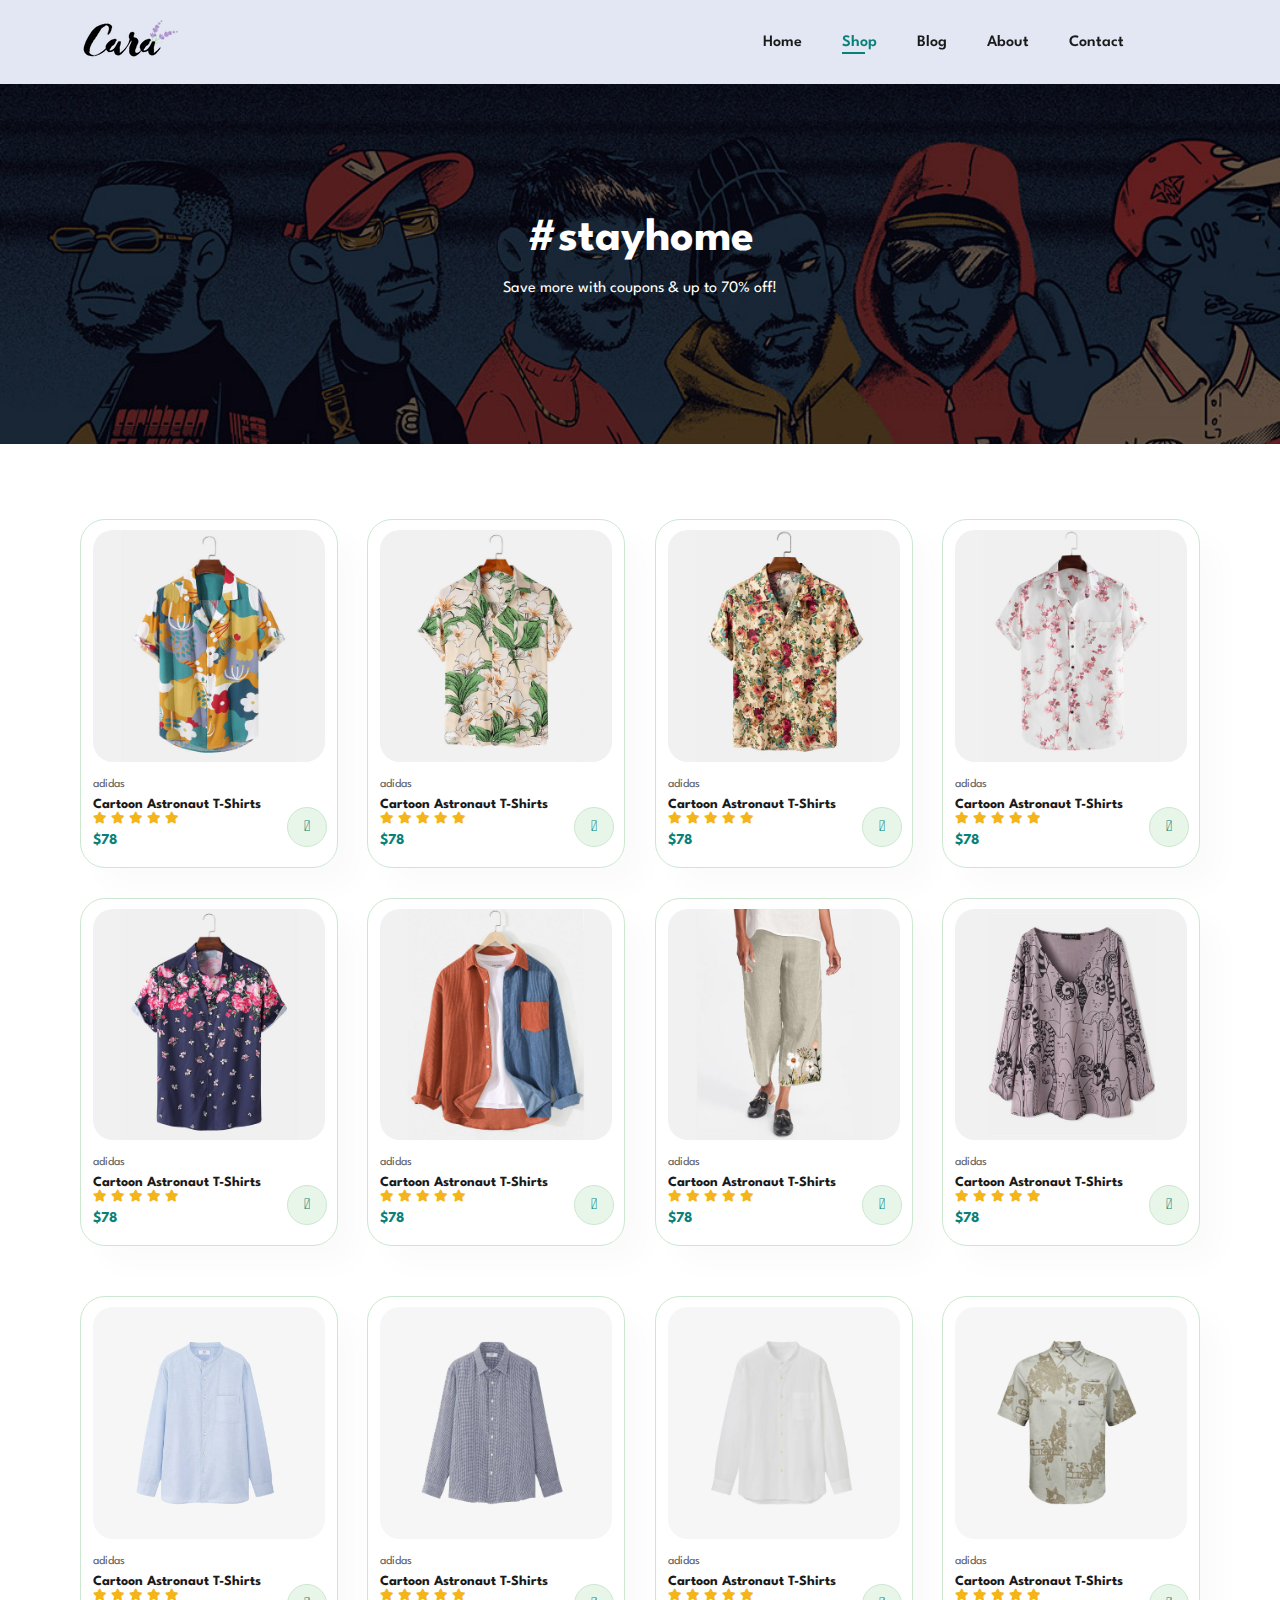
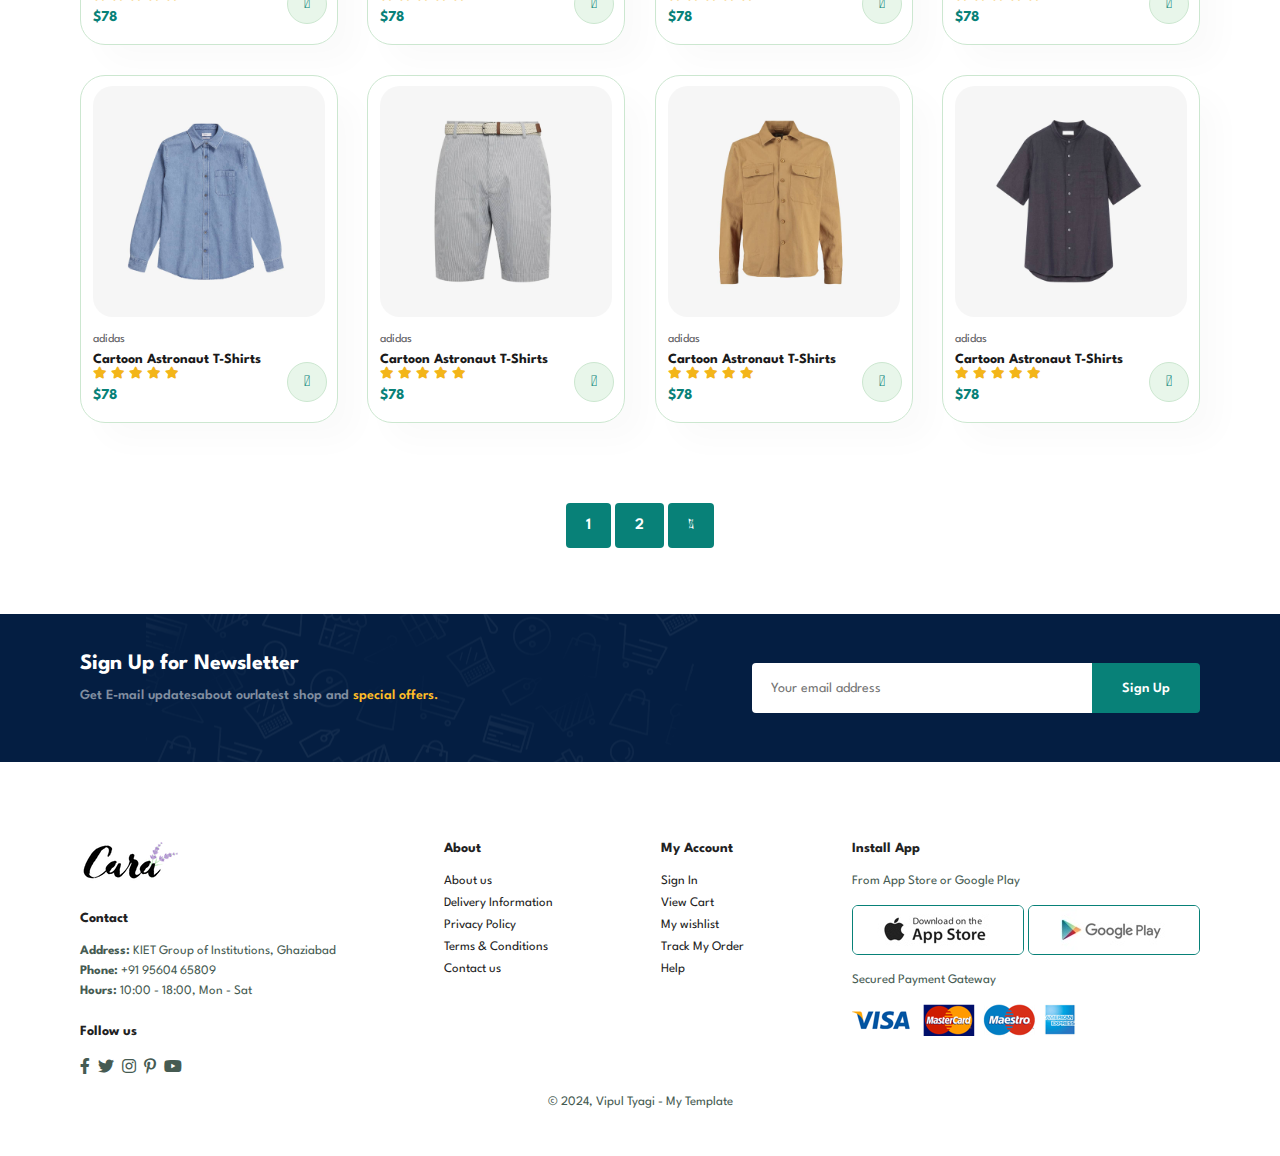
<file: shop.html>
<!DOCTYPE html>
<html lang="en">
<head>
    <meta charset="UTF-8">
    <meta name="viewport" content="width=device-width, initial-scale=1.0">
    <title>Shop</title>
    <link rel="stylesheet" href="https://pro.fontawesome.com/releases/v5.10.0/css/all.css"/>
    <link rel="stylesheet" href="style.css">
</head>
<body>
    <section id="header">
        <a href="#"><img src="img/logo.png" class="logo" alt=""></a>
        <div>
            <ul id="navbar">
                <li><a href="index.html">Home</a></li>
                <li><a class="active" href="shop.html">Shop</a></li>
                <li><a href="blog.html">Blog</a></li>
                <li><a href="about.html">About</a></li>
                <li><a href="contact.html">Contact</a></li>
                <li id="lg-bag"><a href="cart.html"><i class="far fa-shopping-bag"></i></a></li>
                <a href="#" id="close"><i class="far fa-times"></i></a>
            </ul>
        </div>
        <div id="mobile">
            <a href="cart.html"><i class="far fa-shopping-bag"></i></a>
            <i id="bar" class="fas fa-outdent"></i>
            
        </div>
    </section>

    <section id="page-header">
        <h2>#stayhome</h2>
        <p>Save more with coupons & up to 70% off!</p>
    </section>

    <section id="product1" class="section-p1">
        <div class="pro-container">
            <div class="pro" onclick="window.location.href='sproduct.html';">
                <img src="img/products/f1.jpg" alt="">
                <div class="des">
                    <span>adidas</span>
                    <h5>Cartoon Astronaut T-Shirts</h5>
                    <div class="star">
                        <i class="fas fa-star"></i>
                        <i class="fas fa-star"></i>
                        <i class="fas fa-star"></i>
                        <i class="fas fa-star"></i>
                        <i class="fas fa-star"></i>
                    </div>
                    <h4>$78</h4>
                </div>
                <a href="#"><i class="fal fa-shopping-cart cart"></i></a>
            </div>

            <div class="pro">
                <img src="img/products/f2.jpg" alt="">
                <div class="des">
                    <span>adidas</span>
                    <h5>Cartoon Astronaut T-Shirts</h5>
                    <div class="star">
                        <i class="fas fa-star"></i>
                        <i class="fas fa-star"></i>
                        <i class="fas fa-star"></i>
                        <i class="fas fa-star"></i>
                        <i class="fas fa-star"></i>
                    </div>
                    <h4>$78</h4>
                </div>
                <a href="#"><i class="fal fa-shopping-cart cart"></i></a>
            </div>

            <div class="pro">
                <img src="img/products/f3.jpg" alt="">
                <div class="des">
                    <span>adidas</span>
                    <h5>Cartoon Astronaut T-Shirts</h5>
                    <div class="star">
                        <i class="fas fa-star"></i>
                        <i class="fas fa-star"></i>
                        <i class="fas fa-star"></i>
                        <i class="fas fa-star"></i>
                        <i class="fas fa-star"></i>
                    </div>
                    <h4>$78</h4>
                </div>
                <a href="#"><i class="fal fa-shopping-cart cart"></i></a>
            </div>

            <div class="pro">
                <img src="img/products/f4.jpg" alt="">
                <div class="des">
                    <span>adidas</span>
                    <h5>Cartoon Astronaut T-Shirts</h5>
                    <div class="star">
                        <i class="fas fa-star"></i>
                        <i class="fas fa-star"></i>
                        <i class="fas fa-star"></i>
                        <i class="fas fa-star"></i>
                        <i class="fas fa-star"></i>
                    </div>
                    <h4>$78</h4>
                </div>
                <a href="#"><i class="fal fa-shopping-cart cart"></i></a>
            </div>

            <div class="pro">
                <img src="img/products/f5.jpg" alt="">
                <div class="des">
                    <span>adidas</span>
                    <h5>Cartoon Astronaut T-Shirts</h5>
                    <div class="star">
                        <i class="fas fa-star"></i>
                        <i class="fas fa-star"></i>
                        <i class="fas fa-star"></i>
                        <i class="fas fa-star"></i>
                        <i class="fas fa-star"></i>
                    </div>
                    <h4>$78</h4>
                </div>
                <a href="#"><i class="fal fa-shopping-cart cart"></i></a>
            </div>

            <div class="pro">
                <img src="img/products/f6.jpg" alt="">
                <div class="des">
                    <span>adidas</span>
                    <h5>Cartoon Astronaut T-Shirts</h5>
                    <div class="star">
                        <i class="fas fa-star"></i>
                        <i class="fas fa-star"></i>
                        <i class="fas fa-star"></i>
                        <i class="fas fa-star"></i>
                        <i class="fas fa-star"></i>
                    </div>
                    <h4>$78</h4>
                </div>
                <a href="#"><i class="fal fa-shopping-cart cart"></i></a>
            </div>

            <div class="pro">
                <img src="img/products/f7.jpg" alt="">
                <div class="des">
                    <span>adidas</span>
                    <h5>Cartoon Astronaut T-Shirts</h5>
                    <div class="star">
                        <i class="fas fa-star"></i>
                        <i class="fas fa-star"></i>
                        <i class="fas fa-star"></i>
                        <i class="fas fa-star"></i>
                        <i class="fas fa-star"></i>
                    </div>
                    <h4>$78</h4>
                </div>
                <a href="#"><i class="fal fa-shopping-cart cart"></i></a>
            </div>

            <div class="pro">
                <img src="img/products/f8.jpg" alt="">
                <div class="des">
                    <span>adidas</span>
                    <h5>Cartoon Astronaut T-Shirts</h5>
                    <div class="star">
                        <i class="fas fa-star"></i>
                        <i class="fas fa-star"></i>
                        <i class="fas fa-star"></i>
                        <i class="fas fa-star"></i>
                        <i class="fas fa-star"></i>
                    </div>
                    <h4>$78</h4>
                </div>
                <a href="#"><i class="fal fa-shopping-cart cart"></i></a>
            </div>

        <div class="pro-container">
            <div class="pro">
                <img src="img/products/n1.jpg" alt="">
                <div class="des">
                    <span>adidas</span>
                    <h5>Cartoon Astronaut T-Shirts</h5>
                    <div class="star">
                        <i class="fas fa-star"></i>
                        <i class="fas fa-star"></i>
                        <i class="fas fa-star"></i>
                        <i class="fas fa-star"></i>
                        <i class="fas fa-star"></i>
                    </div>
                    <h4>$78</h4>
                </div>
                <a href="#"><i class="fal fa-shopping-cart cart"></i></a>
            </div>

            <div class="pro">
                <img src="img/products/n2.jpg" alt="">
                <div class="des">
                    <span>adidas</span>
                    <h5>Cartoon Astronaut T-Shirts</h5>
                    <div class="star">
                        <i class="fas fa-star"></i>
                        <i class="fas fa-star"></i>
                        <i class="fas fa-star"></i>
                        <i class="fas fa-star"></i>
                        <i class="fas fa-star"></i>
                    </div>
                    <h4>$78</h4>
                </div>
                <a href="#"><i class="fal fa-shopping-cart cart"></i></a>
            </div>

            <div class="pro">
                <img src="img/products/n3.jpg" alt="">
                <div class="des">
                    <span>adidas</span>
                    <h5>Cartoon Astronaut T-Shirts</h5>
                    <div class="star">
                        <i class="fas fa-star"></i>
                        <i class="fas fa-star"></i>
                        <i class="fas fa-star"></i>
                        <i class="fas fa-star"></i>
                        <i class="fas fa-star"></i>
                    </div>
                    <h4>$78</h4>
                </div>
                <a href="#"><i class="fal fa-shopping-cart cart"></i></a>
            </div>

            <div class="pro">
                <img src="img/products/n4.jpg" alt="">
                <div class="des">
                    <span>adidas</span>
                    <h5>Cartoon Astronaut T-Shirts</h5>
                    <div class="star">
                        <i class="fas fa-star"></i>
                        <i class="fas fa-star"></i>
                        <i class="fas fa-star"></i>
                        <i class="fas fa-star"></i>
                        <i class="fas fa-star"></i>
                    </div>
                    <h4>$78</h4>
                </div>
                <a href="#"><i class="fal fa-shopping-cart cart"></i></a>
            </div>

            <div class="pro">
                <img src="img/products/n5.jpg" alt="">
                <div class="des">
                    <span>adidas</span>
                    <h5>Cartoon Astronaut T-Shirts</h5>
                    <div class="star">
                        <i class="fas fa-star"></i>
                        <i class="fas fa-star"></i>
                        <i class="fas fa-star"></i>
                        <i class="fas fa-star"></i>
                        <i class="fas fa-star"></i>
                    </div>
                    <h4>$78</h4>
                </div>
                <a href="#"><i class="fal fa-shopping-cart cart"></i></a>
            </div>

            <div class="pro">
                <img src="img/products/n6.jpg" alt="">
                <div class="des">
                    <span>adidas</span>
                    <h5>Cartoon Astronaut T-Shirts</h5>
                    <div class="star">
                        <i class="fas fa-star"></i>
                        <i class="fas fa-star"></i>
                        <i class="fas fa-star"></i>
                        <i class="fas fa-star"></i>
                        <i class="fas fa-star"></i>
                    </div>
                    <h4>$78</h4>
                </div>
                <a href="#"><i class="fal fa-shopping-cart cart"></i></a>
            </div>

            <div class="pro">
                <img src="img/products/n7.jpg" alt="">
                <div class="des">
                    <span>adidas</span>
                    <h5>Cartoon Astronaut T-Shirts</h5>
                    <div class="star">
                        <i class="fas fa-star"></i>
                        <i class="fas fa-star"></i>
                        <i class="fas fa-star"></i>
                        <i class="fas fa-star"></i>
                        <i class="fas fa-star"></i>
                    </div>
                    <h4>$78</h4>
                </div>
                <a href="#"><i class="fal fa-shopping-cart cart"></i></a>
            </div>

            <div class="pro">
                <img src="img/products/n8.jpg" alt="">
                <div class="des">
                    <span>adidas</span>
                    <h5>Cartoon Astronaut T-Shirts</h5>
                    <div class="star">
                        <i class="fas fa-star"></i>
                        <i class="fas fa-star"></i>
                        <i class="fas fa-star"></i>
                        <i class="fas fa-star"></i>
                        <i class="fas fa-star"></i>
                    </div>
                    <h4>$78</h4>
                </div>
                <a href="#"><i class="fal fa-shopping-cart cart"></i></a>
            </div>

        </div>
    </section>

    <section id="pagination" class="section-p1">
        <a href="#">1</a>
        <a href="#">2</a>
        <a href="#"><i class="fal fa-long-arrow-alt-right"></i></a>
    </section>

    <section id="newsletter" class="section-p1 section-m1">
        <div class="newstext">
            <h4>Sign Up for Newsletter</h4>
            <p>Get E-mail updatesabout ourlatest shop and <span>special offers.</span></p>
        </div>
        <div class="form">
            <input type="text" placeholder="Your email address">
            <button class="normal">Sign Up</button>
        </div>
    </section>

    <footer class="section-p1">
        <div class="col">
            <img class="logo" src="img/logo.png" alt="">
            <h4>Contact</h4>
            <p><strong>Address:</strong> KIET Group of Institutions, Ghaziabad</p>
            <p><strong>Phone:</strong> +91 95604 65809</p>
            <p><strong>Hours:</strong> 10:00 - 18:00, Mon - Sat</p>

            <div class="follow">
                <h4>Follow us</h4>
                <div class="icon">
                    <i class="fab fa-facebook-f"></i>
                    <i class="fab fa-twitter"></i>
                    <i class="fab fa-instagram"></i>
                    <i class="fab fa-pinterest-p"></i>
                    <i class="fab fa-youtube"></i>
                </div>
            </div>
        </div>

        <div class="col">
            <h4>About</h4>
            <a href="#">About us</a>
            <a href="#">Delivery Information</a>
            <a href="#">Privacy Policy</a>
            <a href="#">Terms & Conditions</a>
            <a href="#">Contact us</a>
        </div>

        <div class="col">
            <h4>My Account</h4>
            <a href="#">Sign In</a>
            <a href="#">View Cart</a>
            <a href="#">My wishlist</a>
            <a href="#">Track My Order</a>
            <a href="#">Help</a>
        </div>

        <div class="col install">
            <h4>Install App</h4>
            <p>From App Store or Google Play</p>
            <div class="row">
                <img src="img/pay/app.jpg" alt="">
                <img src="img/pay/play.jpg" alt="">
            </div>
            <p>Secured Payment Gateway</p>
            <img src="img/pay/pay.png" alt="">
        </div>

        <div class="copyright">
            <p>© 2024, Vipul Tyagi - My Template</p>
        </div>
    </footer>

    <script src="script.js"></script>
</body>
</html>
</file>
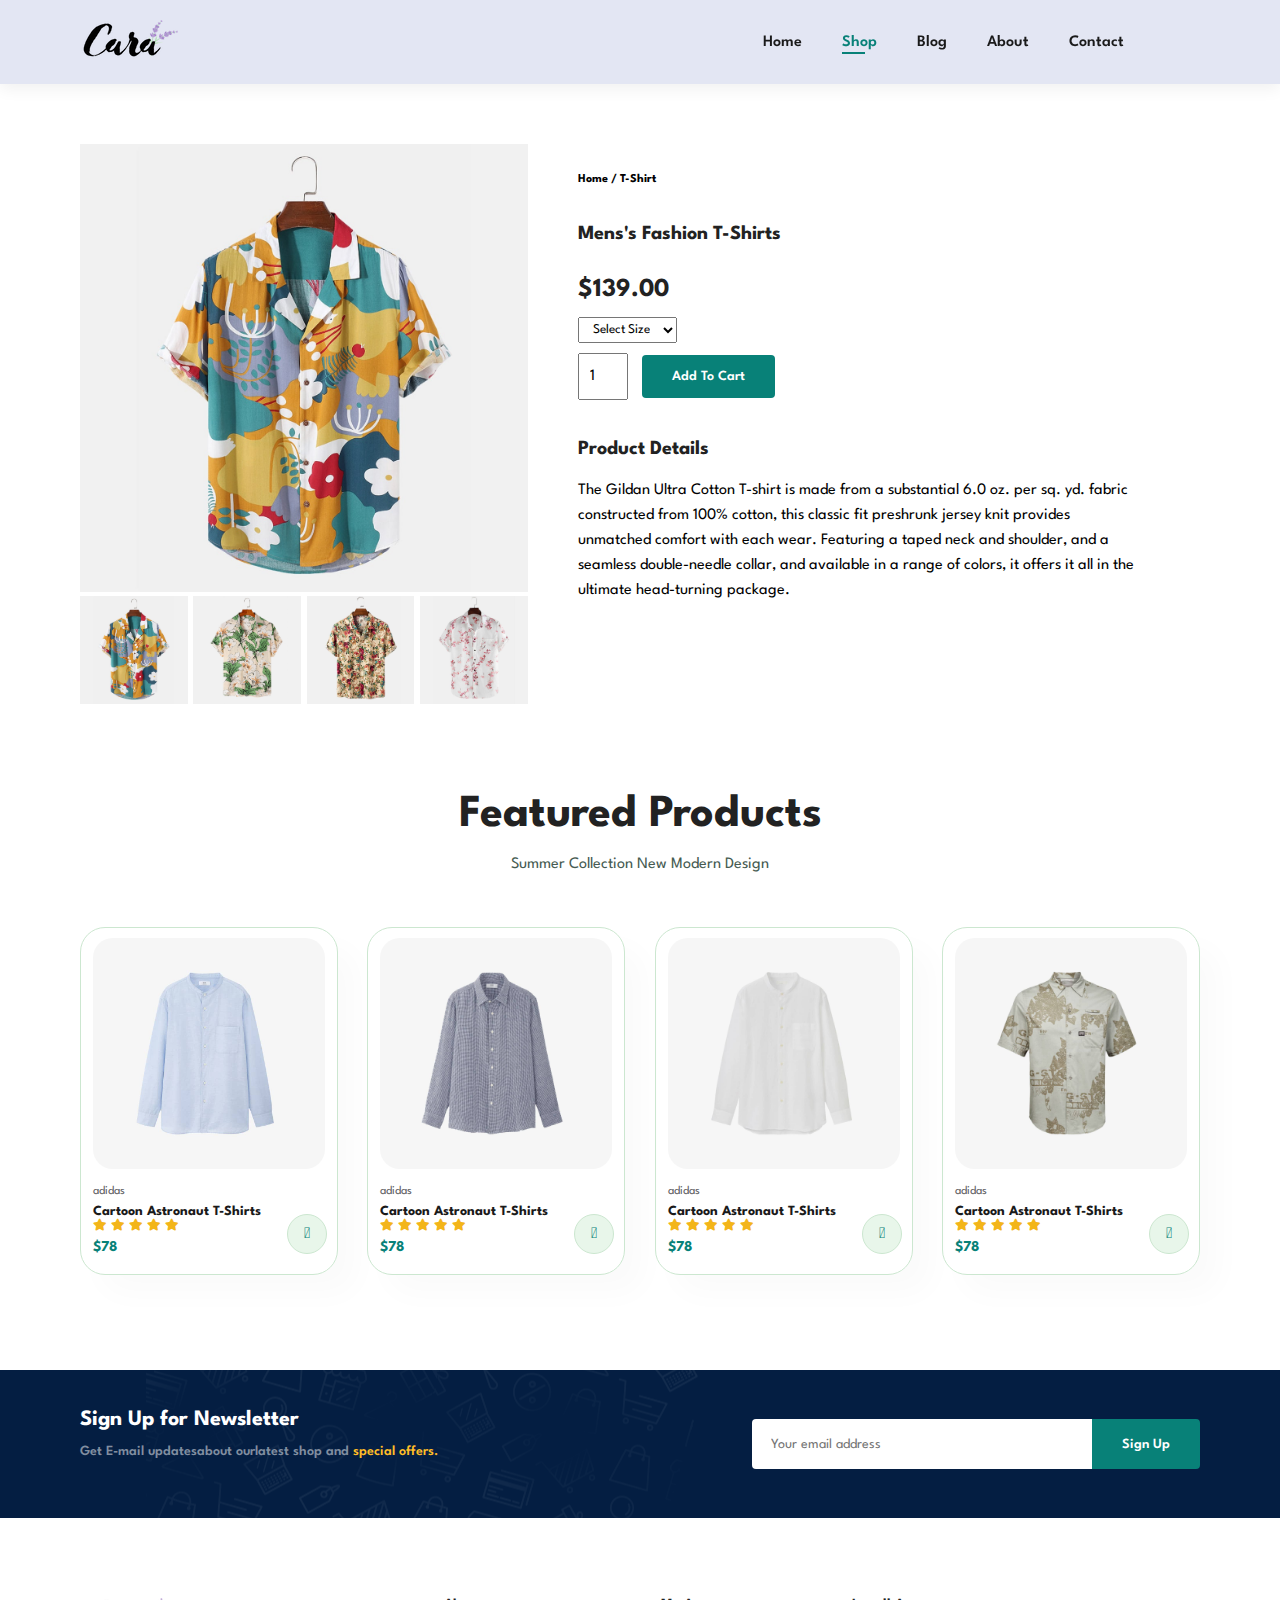
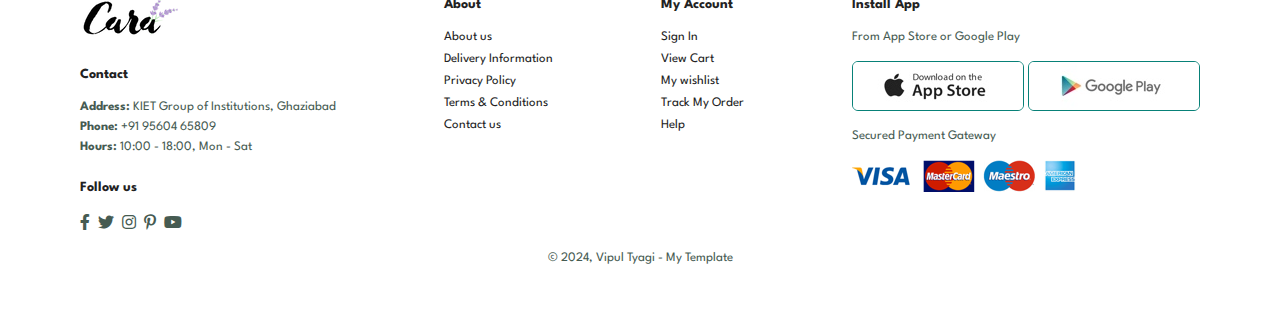
<file: sproduct.html>
<!DOCTYPE html>
<html lang="en">
<head>
    <meta charset="UTF-8">
    <meta name="viewport" content="width=device-width, initial-scale=1.0">
    <title>Shop</title>
    <link rel="stylesheet" href="https://pro.fontawesome.com/releases/v5.10.0/css/all.css"/>
    <link rel="stylesheet" href="style.css">
</head>
<body>
    <section id="header">
        <a href="#"><img src="img/logo.png" class="logo" alt=""></a>
        <div>
            <ul id="navbar">
                <li><a href="index.html">Home</a></li>
                <li><a class="active" href="shop.html">Shop</a></li>
                <li><a href="blog.html">Blog</a></li>
                <li><a href="about.html">About</a></li>
                <li><a href="contact.html">Contact</a></li>
                <li id="lg-bag"><a href="cart.html"><i class="far fa-shopping-bag"></i></a></li>
                <a href="#" id="close"><i class="far fa-times"></i></a>
            </ul>
        </div>
        <div id="mobile">
            <a href="cart.html"><i class="far fa-shopping-bag"></i></a>
            <i id="bar" class="fas fa-outdent"></i>
            
        </div>
    </section>

    <section id="prodetails" class="section-p1">
        <div class="single-pro-image">
            <img src="img/products/f1.jpg" width="100%" id="MainImg" alt="">
            <div class="small-img-group">
                <div class="small-img-col">
                    <img src="img/products/f1.jpg" width="100%" class="small-img" alt="">
                </div>
                <div class="small-img-col">
                    <img src="img/products/f2.jpg" width="100%" class="small-img" alt="">
                </div>
                <div class="small-img-col">
                    <img src="img/products/f3.jpg" width="100%" class="small-img" alt="">
                </div>
                <div class="small-img-col">
                    <img src="img/products/f4.jpg" width="100%" class="small-img" alt="">
                </div>
            </div>
        </div>

        <div class="single-pro-details">
            <h6>Home / T-Shirt</h6>
            <h4>Mens's Fashion T-Shirts</h4>
            <h2>$139.00</h2>
            <select>
                <option>Select Size</option>
                <option>XL</option>
                <option>XXL</option>
                <option>Small</option>
                <option>Large</option>
            </select>
            <input type="number" value="1">
            <button class="normal">Add To Cart</button>
            <h4>Product Details</h4>
            <span>The Gildan Ultra Cotton T-shirt is made from a substantial 6.0 oz. per sq. yd. fabric constructed from 100% cotton, this classic fit preshrunk jersey knit provides unmatched comfort with each wear. Featuring a taped neck and shoulder, and a seamless double-needle collar, and available in a range of colors, it offers it all in the ultimate head-turning package.</span>
        </div>

    </section>

    <section id="product1" class="section-p1">
        <h2>Featured Products</h2>
        <p>Summer Collection New Modern Design</p>
        <div class="pro-container">
            <div class="pro">
                <img src="img/products/n1.jpg" alt="">
                <div class="des">
                    <span>adidas</span>
                    <h5>Cartoon Astronaut T-Shirts</h5>
                    <div class="star">
                        <i class="fas fa-star"></i>
                        <i class="fas fa-star"></i>
                        <i class="fas fa-star"></i>
                        <i class="fas fa-star"></i>
                        <i class="fas fa-star"></i>
                    </div>
                    <h4>$78</h4>
                </div>
                <a href="#"><i class="fal fa-shopping-cart cart"></i></a>
            </div>

            <div class="pro">
                <img src="img/products/n2.jpg" alt="">
                <div class="des">
                    <span>adidas</span>
                    <h5>Cartoon Astronaut T-Shirts</h5>
                    <div class="star">
                        <i class="fas fa-star"></i>
                        <i class="fas fa-star"></i>
                        <i class="fas fa-star"></i>
                        <i class="fas fa-star"></i>
                        <i class="fas fa-star"></i>
                    </div>
                    <h4>$78</h4>
                </div>
                <a href="#"><i class="fal fa-shopping-cart cart"></i></a>
            </div>

            <div class="pro">
                <img src="img/products/n3.jpg" alt="">
                <div class="des">
                    <span>adidas</span>
                    <h5>Cartoon Astronaut T-Shirts</h5>
                    <div class="star">
                        <i class="fas fa-star"></i>
                        <i class="fas fa-star"></i>
                        <i class="fas fa-star"></i>
                        <i class="fas fa-star"></i>
                        <i class="fas fa-star"></i>
                    </div>
                    <h4>$78</h4>
                </div>
                <a href="#"><i class="fal fa-shopping-cart cart"></i></a>
            </div>

            <div class="pro">
                <img src="img/products/n4.jpg" alt="">
                <div class="des">
                    <span>adidas</span>
                    <h5>Cartoon Astronaut T-Shirts</h5>
                    <div class="star">
                        <i class="fas fa-star"></i>
                        <i class="fas fa-star"></i>
                        <i class="fas fa-star"></i>
                        <i class="fas fa-star"></i>
                        <i class="fas fa-star"></i>
                    </div>
                    <h4>$78</h4>
                </div>
                <a href="#"><i class="fal fa-shopping-cart cart"></i></a>
            </div>
        </div>
    </section>

    <section id="newsletter" class="section-p1 section-m1">
        <div class="newstext">
            <h4>Sign Up for Newsletter</h4>
            <p>Get E-mail updatesabout ourlatest shop and <span>special offers.</span></p>
        </div>
        <div class="form">
            <input type="text" placeholder="Your email address">
            <button class="normal">Sign Up</button>
        </div>
    </section>

    <footer class="section-p1">
        <div class="col">
            <img class="logo" src="img/logo.png" alt="">
            <h4>Contact</h4>
            <p><strong>Address:</strong> KIET Group of Institutions, Ghaziabad</p>
            <p><strong>Phone:</strong> +91 95604 65809</p>
            <p><strong>Hours:</strong> 10:00 - 18:00, Mon - Sat</p>

            <div class="follow">
                <h4>Follow us</h4>
                <div class="icon">
                    <i class="fab fa-facebook-f"></i>
                    <i class="fab fa-twitter"></i>
                    <i class="fab fa-instagram"></i>
                    <i class="fab fa-pinterest-p"></i>
                    <i class="fab fa-youtube"></i>
                </div>
            </div>
        </div>

        <div class="col">
            <h4>About</h4>
            <a href="#">About us</a>
            <a href="#">Delivery Information</a>
            <a href="#">Privacy Policy</a>
            <a href="#">Terms & Conditions</a>
            <a href="#">Contact us</a>
        </div>

        <div class="col">
            <h4>My Account</h4>
            <a href="#">Sign In</a>
            <a href="#">View Cart</a>
            <a href="#">My wishlist</a>
            <a href="#">Track My Order</a>
            <a href="#">Help</a>
        </div>

        <div class="col install">
            <h4>Install App</h4>
            <p>From App Store or Google Play</p>
            <div class="row">
                <img src="img/pay/app.jpg" alt="">
                <img src="img/pay/play.jpg" alt="">
            </div>
            <p>Secured Payment Gateway</p>
            <img src="img/pay/pay.png" alt="">
        </div>

        <div class="copyright">
            <p>© 2024, Vipul Tyagi - My Template</p>
        </div>
    </footer>

    <script>
        var MainImg = document.getElementById("MainImg");
        var smallimg  = document.getElementsByClassName("small-img");

        smallimg[0].onclick = function(){
            MainImg.src = smallimg[0].src
        }
        smallimg[1].onclick = function(){
            MainImg.src = smallimg[1].src
        }
        smallimg[2].onclick = function(){
            MainImg.src = smallimg[2].src
        }
        smallimg[3].onclick = function(){
            MainImg.src = smallimg[3].src
        }
    </script>

    <script src="script.js"></script>
</body>
</html>
</file>
<file: style.css>
@import url('https://fonts');@import url("https://fonts.googleapis.com/css2?family=Spartan:wght@100;200;300;400;500;600;700;800;900&display=swap");
* {
  margin: 0;
  padding: 0;
  box-sizing: border-box;
  font-family: "Spartan", sans-serif;
}

html {
  scroll-behavior: smooth;
}

/* Global Styles */

h1 {
  font-size: 50px;
  line-height: 64px;
  color: #222;
}

h2 {
  font-size: 46px;
  line-height: 54px;
  color: #222;
}

h4 {
  font-size: 20px;
  color: #222;
}

h6 {
  font-weight: 700;
  font-size: 12px;
}

p {
  font-size: 16px;
  color: #465b52;
  margin: 15px 0 20px 0;
}

.section-p1 {
  padding: 40px 80px;
}

.section-m1 {
  margin: 40px 0;
}

button.normal{
  font-size: 14px;
  font-weight: 600;
  padding: 15px 30px;
  color: black;
  background-color: white;
  border-radius: 4px;
  cursor: pointer;
  border: none;
  outline: none;
  transition: 0.2s;
}

button.white{
  font-size: 13px;
  font-weight: 600;
  padding: 11px 18px;
  color: white;
  background-color: transparent;
  cursor: pointer;
  border: 1px solid white;
  outline: none;
  transition: 0.2s;
}


body {
  width: 100%;
}

/* Header */
#header {
    display: flex;
    align-items: center;
    justify-content: space-between;
    padding: 20px 80px;
    background-color: #e3e6f3;
    box-shadow: 0 5px 15px rgba(0,0,0,0.06);
    z-index: 999;
    position: sticky;
    top: 0 ;
    left: 0;
}

/* navlinks */
#navbar {
    display: flex;
    align-items: center;
    justify-content: center;
}

#navbar li{
  list-style: none;
  padding: 0 20px;
  position: relative;
}

#navbar li a{
  text-decoration: none;
  font-size: 16px;
  font-weight: 600;
  color: #1a1a1a;
  transition: 0.3s ease;
}

#navbar li a:hover,
#navbar li a.active{
  color: #088178;
}

#navbar li a.active::after,
#navbar li a:hover::after{
  content: "";
  width: 30%;
  height: 2px;
  background: #088178;
  position: absolute;
  bottom: -4px;
  left: 20px;
}

#mobile{
  display: none;
}

#close{
  display: none;
}

/*  Hero section */

#hero{
  background-image: url("img/hero4.png");
  height: 90vh;
  width: 100%;
  background-size: cover;
  background-position: top 25% right 0%;
  padding: 0 80px;
  display: flex;
  flex-direction: column;
  align-items: flex-start;
  justify-content: center;
}

#hero h4{
  padding-bottom: 15px;
}

#hero h1{
  color: #088178;
}
#hero button{
  background-image: url(img/button.png);
  background-color: transparent;
  color: #088178;
  border: 0;
  padding: 14px 80px 14px 65px;
  background-repeat: no-repeat;
  cursor: pointer;
  font-weight: 700;
  font-size: 15px;
}

/* Features */
#feature{
  display: flex;
  align-items: center;
  justify-content: space-between;
  flex-wrap: wrap;
}


#feature .fe-box{
  width: 180px;
  text-align: center;
  padding: 25px 15px;
  box-shadow: 20px 20px 34px rgba(0,0,0,0.03) ;
  border: 1px solid #cce7d0;
  border-radius: 4px;
  margin: 15px 0;
}

#feature .fe-box:hover{
  box-shadow: 10px 10px 54px rgba(70,62,221,0.1);
}

#feature .fe-box img{
  width: 100%;
  margin-bottom: 10px;

}

#feature .fe-box h6{
  display: inline-block;
  padding: 9px 8px 6px 8px;
  line-height: 1;
  border-radius: 4px;
  color: #088178;
  background-color: #fddde4;
}
#feature .fe-box:nth-child(2) h6{
  background-color: #cdebbc;
}
#feature .fe-box:nth-child(3) h6{
  background-color: #d1e8f2;
}
#feature .fe-box:nth-child(4) h6{
  background-color: #cdd4f8;
}
#feature .fe-box:nth-child(5) h6{
  background-color: #f6dbf6;
}
#feature .fe-box:nth-child(6) h6{
  background-color: #fff2e5;
}


/* Product */
#product1 {
  text-align: center;
}

#product1 .pro-container{
  display: flex;
  justify-content: space-between;
  padding-top:20px;
  flex-wrap: wrap;
}

#product1 .pro{
  width: 23%;
  min-width: 250px;
  padding: 10px 12px;
  border: 1px solid #cce7d0;
  border-radius: 25px;
  cursor: pointer;
  box-shadow: 20px 20px 30px rgba(0,0,0,0.02);
  margin: 15px 0;
  transition: 0.2s ease;
  position: relative;
}

#product1 .pro:hover{
  box-shadow: 20px 20px 30px rgba(0,0,0,0.06);
}

#product1 .pro img{
  width: 100%;
  border-radius: 20px;
}

#product1 .pro .des{
  text-align: start;
  padding: 10px 0;
}

#product1 .pro .des span{
  color: #606063;
  font-size: 12px;
}

#product1 .pro .des h5{
  padding-top: 7px;
  color: #1a1a1a;
  font-size: 14px;
}

#product1 .pro .des i{
  font-size: 12px;
  color: rgb(243, 181, 25);
}

#product1 .pro .des h4{
  padding-top: 7px;
  font-size: 15px;
  font-weight: 700;
  color: #088178;
}
#product1 .pro .cart{
  width: 40px;
  height: 40px;
  line-height: 40px;
  border-radius: 50px;
  background-color: #e8f6ea;
  font-weight: 500;
  color: #088178;
  border: 1px solid #cce7d0;
  position: absolute;
  bottom: 20px;
  right: 10px;
}


/* Banner Section */
#banner{
  display: flex;
  flex-direction: column;
  justify-content: center;
  align-items: center;
  text-align: center;
  background-image: url("img/banner/b2.jpg");
  width: 100%;
  height: 40vh;
  background-size: cover;
  background-position: center;
}

#banner h4{
  color: white;
  font-size: 16px;
}

#banner h2{
  color: white;
  font-size: 30px;
  padding: 10px 0;
}
#banner h2 span{
  color: #ef3636;
}

#banner button:hover{
  background: #088178;
  color: white;
}

/* Another section */
#sm-banner {
  display: flex;
  justify-content: space-between;
  flex-wrap: wrap;
}

#sm-banner .banner-box{
  display: flex;
  flex-direction: column;
  justify-content: center;
  align-items: flex-start;
  background-image: url("img/banner/b17.jpg");
  min-width: 48%;
  height: 50vh;
  background-size: cover;
  background-position: center;
  padding: 30px;
}

#sm-banner .banner-box2{
  background-image: url("img/banner/b10.jpg");
}

#sm-banner h4{
  color: white;
  font-size: 20px;
  font-weight: 300;
}

#sm-banner h2{
  color: white;
  font-size: 28px;
  font-weight: 800;
}

#sm-banner span{
  color: white;
  font-size: 14px;
  font-weight: 500;
  padding-bottom: 15px;
}

#sm-banner .banner-box:hover button{
  background: #088178;
  border: 1px solid #088178;
}

/* banner section 2 */

#banner3{
  display: flex;
  justify-content: space-between;
  flex-wrap: wrap;
  padding: 0 80px;
}

#banner3 .banner-box{
  display: flex;
  flex-direction: column;
  justify-content: center;
  align-items: flex-start;
  background-image: url("img/banner/b7.jpg");
  min-width: 30%;
  height: 30vh;
  background-size: cover;
  background-position: center;
  padding: 20px;
  margin-bottom: 20px;
}

#banner3 .banner-box2{
  background-image: url("img/banner/b4.jpg");
}

#banner3 .banner-box3{
  background-image: url("img/banner/b18.jpg");
}

#banner3 h2{
  color: white;
  font-weight: 900;
  font-size: 22px;
}

#banner3 h3{
  color: #ec544e;
  font-weight: 800;
  font-size: 15px;
}

/* newsletter */

#newsletter{
  display: flex;
  justify-content: space-between;
  flex-wrap: wrap;
  align-items: center;
  background-image: url("img/banner/b14.png");
  background-repeat: no-repeat;
  background-position: 20% 30%;
  background-color: #041e42;
}

#newsletter h4{
  font-size: 22px;
  font-weight: 700;
  color: white;
}

#newsletter p{
  font-size: 14px;
  font-weight: 600;
  color: #818ea0;
}

#newsletter p span{
  color: #ffbd27;
}

#newsletter .form{
  display: flex;
  width: 40%;
}

#newsletter input{
  height: 3.125rem;
  padding: 0 1.25em;
  font-size: 14px;
  width: 100%;
  border: 1px solid transparent;
  border-radius: 4px;
  outline: none;
  border-top-right-radius: 0;
  border-bottom-right-radius: 0;
}

#newsletter button{
  background-color: #088178;
  color: white;
  white-space: nowrap;
  border-top-left-radius: 0;
  border-bottom-left-radius: 0;
}

/* footer */
footer{
  display: flex;
  flex-wrap: wrap;
  justify-content: space-between;
}

footer .col{
  display: flex;
  flex-direction: column;
  align-items: flex-start;
  margin-bottom: 20px;
}

footer .logo{
  margin-bottom: 30px;
}

footer h4{
  font-size: 14px;
  padding-bottom: 20px;
}

footer p{
  font-size: 13px;
  margin: 0 0 8px 0;
}

footer a{
  font-size: 13px;
  text-decoration: none;
  color: #222;
  margin-bottom: 10px;
}

footer .follow{
  margin-top: 20px;
}

footer .follow i {
  color: #465b52;
  padding-right: 4px;
  cursor: pointer;
}

footer .install .row img{
  border:1px solid #088178;
  border-radius: 6px;
}
footer .install img{
  margin: 10px 0 15px 0;
}

footer .follow i:hover,
footer a:hover{
  color: #088178;
}

footer .copyright{
  width: 100%;
  text-align: center;
}

/* SHOP PAGE */
#page-header{
  background-image: url("img/banner/b1.jpg");
  width: 100%;
  height: 40vh;
  background-size: cover;
  display: flex;
  justify-content: center;
  text-align: center;
  flex-direction: column;
  padding: 14px;
}
#page-header h2,
#page-header p{
  color: white;
}

#pagination{
  text-align: center;
}

#pagination a{
  text-decoration: none;
  background-color: #088178;
  padding: 15px 20px;
  border-radius: 4px;
  color: white;
  font-weight: 600;
}
#pagination a i{
  font-size: 16px;
  font-weight: 600;
}
/* Single Product Details */
#prodetails{
  display: flex;
  margin-top: 20px;
}


#prodetails .single-pro-image{
  width: 40%;
  margin-right: 50px;
}

.small-img-group{
  display: flex;
  justify-content: space-between;
}
.small-img-col{
  flex-basis: 24%;
  cursor: pointer;
}

#prodetails .single-pro-details{
  width: 50%;
  padding-top: 30px;
}

#prodetails .single-pro-details h4{
  padding: 40px 0 20px 0;
}

#prodetails .single-pro-details h2{
  font-size: 26px;
}

#prodetails .single-pro-details select{
  display: block;
  padding: 5px 10px;
  margin-bottom: 10px;
}

#prodetails .single-pro-details input{
  width: 50px;
  height: 47px;
  padding-left: 10px;
  font-size: 16px;
  margin-right: 10px;
}

#prodetails .single-pro-details input:focus{
  outline: none;
}
#prodetails .single-pro-details button{
  background-color: #088178;
  color: white;
}

#prodetails .single-pro-details span{
  line-height: 25px;
}

/* BLOGS */
#page-header.blog-header{
  background-image: url("img/banner/b19.jpg");
}

#blog{
  padding: 150px 150px 0 150px;
}

#blog .blog-box{
  display: flex;
  align-items: center;
  width: 100%;
  position: relative;
  padding-bottom: 90px;
}
#blog .blog-img{
  width: 50%;
  margin-right: 40px;
}
#blog img{
  width: 100%;
  height: 300px;
  object-fit: cover;
}

#blog .blog-details{
  width: 50%;
}
#blog .blog-details a{
  text-decoration: none;
  font-size: 11px;
  color: black;
  font-weight: 700;
  position: relative;
  transition: 0.3s;
}

#blog .blog-details a::after{
  content: "";
  width: 50px;
  height: 1px;
  background-color: black;
  position: absolute;
  top: 4px;
  right: -60px;
}
#blog .blog-details a:hover{
  color: #088178;
}
#blog .blog-details a:hover::after{
  background-color: #088178;
}

#blog .blog-box h1{
  position: absolute;
  top: -40px;
  left: 0;
  font-size: 70px;
  font-weight: 700;
  color: #c9cbc3;
  z-index: -9;
}

/* About */

#page-header.about-header{
  background-image: url(img/about/banner.png);
}

#about-head {
  display: flex;
  align-items: center;
}

#about-head img{
  width: 50%;
  height: auto;
}

#about-head div{
  padding-left: 40px;
}

#about-app{
  text-align: center;
}
#about-app .video{
  width: 70%;
  height: 100%;
  margin: 30px auto 0 auto;
}

#about-app .video video{
  width: 100%;
  height: 100%;
  border-radius: 20px;
}

/* CONTACT */

#contact-details{
  display: flex;
  align-items: center;
  justify-content: space-between;
}

#contact-details .details{
  width: 40%;
}
#contact-details .details span,
#form-details form span{
  font-size: 12px;
}
#contact-details .details h2,
#form-details form h2{
  font-size: 26px;
  line-height: 35px;
  padding: 20px 0;
}
#contact-details .details h3{
  font-size: 16px;
  padding-bottom: 15px;
}
#contact-details .details li{
  list-style: none;
  display: flex;
  padding: 10px 0;
}
#contact-details .details li i{
  font-size: 14px;
  padding-right: 22px;
}

#contact-details .details li p{
  margin: 0;
  font-size: 14px;
}

#contact-details .map{
  width: 55%;
  height: 400px;
}

#contact-details .map iframe{
  width: 100%;
  height: 100%;
}

#form-details{
  display: flex;
  justify-content: space-between;
  margin: 30px;
  padding: 80px;
  border: 1px solid #e1e1e1;
}

#form-details form{
  width: 65%;
  display: flex;
  flex-direction:column;
  align-items: flex-start;
}

#form-details form input,
#form-details form textarea{
  width: 100%;
  padding: 12px 15px;
  outline: none;
  margin-bottom: 20px;
  border: 1px solid #e1e1e1;
}
#form-details form button{
  background-color: #088178;
  color: white;
}

#form-details .people div{
  padding-bottom: 25px;
  display: flex;
  align-items: flex-start;
}
#form-details .people div img{
  width: 65px;
  height: 65px;
  object-fit: cover;
  margin-right: 15px;
}

#form-details .people div p{
  margin: 0;
  font-size: 13px;
  line-height: 25px;
}

#form-details .people div p span{
  display: block;
  font-size: 16px;
  font-weight: 600;
  color: black;

}

/* Media query */

@media(max-width:799px){
  .section-p1{
    padding: 40px 40px;
  }
  /* Navbar */
  #navbar{
    display: flex;
    flex-direction: column;
    align-items: flex-start;
    justify-content: flex-start;
    position: fixed;
    top: 0;
    right: -300px;
    height: 100vh;
    width: 300px;
    background-color: #e3e6f3;
    box-shadow: 0 40px 60px rgba(0,0, 0, 0.1);
    padding:80px 0 0 10px ;
    transition: 0.3s;
  }

  #navbar.active{
    right: 0px;
  }

  #navbar li {
    margin-bottom: 25px;
  }
  #mobile{
    display: flex;
    align-items: center;
  }
  #mobile i{
    color: #1a1a1a;
    font-size: 24px;
    padding-left: 20px;
  }
  #close {
    display: initial;
    position: absolute;
    top: 30px;
    left: 30px;
    color: #222;
    font-size: 24px;
  }
  #lg-bag{
    display: none;
  }

  /* Hero */
  #hero{
    height: 70vh;
    padding: 0 80px;
    background-position: top 30% right 30%;
  }

  /* Feature */
  #feature{
    justify-content: center;
  }
  #feature .fe-box{
    margin: 15px 15px;
  }
  /* products */
  #product1 .pro-container{
    justify-content: center;
  }
  #product1 .pro{
    margin: 15px 15px;
  }

  /* banner */

  #banner{
    height: 20vh;
  }

  /* banner 2 */
  #sm-banner .banner-box{
    min-width: 100%;
    height: 30vh;
  }
  /* banner 3 */
  #banner3 {
    padding: 0 40px;
  }
  #banner3 .banner-box{
    width: 28%;
  }
  /* newsletter */
  #newsletter .form{
    width: 70%;
  }
  /* contact */
  #form-details{
    padding: 40px;
  }
  #form-details form{
    width: 50%;
  }
}

/* cart */
#cart{
  overflow-x: auto;
}

#cart table{
  width: 100%;
  border-collapse: collapse;
  table-layout: fixed;
  white-space: nowrap;
}
#cart table img{
  width: 70px;
}
#cart table td:nth-child(1){
  width: 100px;
  text-align: center;
}

#cart table td:nth-child(2){
  width: 150px;
  text-align: center;
}

#cart table td:nth-child(3){
  width: 200px;
  text-align: center;
}

#cart table td:nth-child(4),
#cart table td:nth-child(5),
#cart table td:nth-child(6){
  width: 150px;
  text-align: center;
}
#cart table td:nth-child(5) input{
  width: 50px;
  padding: 10px 5px 10px 15px;
}

#cart table thead{
  border: 1px solid #e2e9e1;
  border-left: none;
  border-right: none;
}
#cart table thead td{
  font-weight: 700;
  text-transform: uppercase;
  font-size: 13px;
  padding: 18px 0;
}

#cart table tbody tr td{
  padding-top: 15px;
}
#cart table tbody td{
  font-size: 13px;
}

#cart-add{
  display: flex;
  flex-wrap: wrap;
  justify-content: space-between;
}

#coupon{
  width: 50%;
  margin-bottom: 30px;
}
#coupon h3,
#subtotal h3{
  padding-bottom: 15px;
}
#coupon input{
  padding: 10px 20px;
  outline: none;
  width: 60%;
  margin-right: 10px;
  border: 1px solid #e2e9e1;
}

#coupon button,
#subtotal button{
  background-color: #088178;
  color: white;
  padding: 12px 20px;
}

#subtotal{
  width: 50%;
  margin-bottom: 30px;
  border: 1px solid #e2e9e1;
  padding: 30px;
}
#subtotal table{
  border-collapse: collapse;
  width: 100%;
  margin-bottom: 20px;
}
#subtotal table td{
  width: 50%;
  border: 1px solid #e2e9e1;
  padding: 10px;
  font-size: 13px;
}

/* for mobile screen */
@media(max-width:477px){
  #header{
    padding: 10px 30px;
  }
  h1{
    font-size: 38px;
  }
  h2{
    font-size: 32px;
  }
  #hero{
    padding: 0 20px;
    background-position: 55%;
  }

  .section-p1{
    padding: 20px;
  }
  #feature{
    justify-content: space-between;
  }
  #feature .fe-box{
    width: 155px;
    margin: 0 0 15px 0;
  }

  #product1 .pro{
    width: 100%;
  }
  #banner{
    height: 40vh;
  }

  #sm-banner .banner-box{
    height: 40vh;
  }
  #sm-banner .banner-box2{
    margin-top: 20px;
  }
  #banner3{
    padding: 0 20px;
  }
  #banner3 .banner-box{
    width: 100%;
  }
  #newsletter {
    padding: 40px 20px;
  }
  #newsletter .form{
    width: 100%;
  }
  footer .copyright{
    text-align: start;
  }
  /* single product */
  #prodetails{
    display: flex;
    flex-direction: column;
  }
  #prodetails .single-pro-image{
    width: 100%;
    margin-right: 0px;
  }
  #prodetails .single-pro-details{
    width: 100%;
  }
  /* BLOG */
  #blog{
    padding: 100px 20px 0 20px;
  }
  #blog .blog-box{
    display: flex;
    flex-direction: column;
    align-items: flex-start;
  }
  #blog .blog-img{
    width: 100%;
    margin-right: 0px;
    margin-bottom: 30px;
  }

  #blog .blog-details{
    width: 100%;
  }
  /* About page */
  #about-head{
    flex-direction: column;
  }
  #about-head img{
    width: 100%;
    margin-bottom: 20px;
  }
  #about-head div{
    padding-left: 0px;
  }
  #about-app .video{
    width: 100%;
  }

  /* Contact */

  #contact-details{
    flex-direction: column;
  }
  #contact-details .details{
    width: 100%;
    margin-bottom: 30px;
  }
  #contact-details .map{
    width: 100%;
  } 

  #form-details{
    margin: 10px;
    padding: 30px 10px;
    flex-wrap: wrap;
  }
  #form-details form{
    width: 100%;
    margin-bottom: 30px;
  }
  /* cart */
  #cart-add{
    flex-direction: column;
  }
  #coupon{
    width: 100%;
  }
  #subtotal{
    width: 100%;
    padding: 20px;
  }
}
</file>
